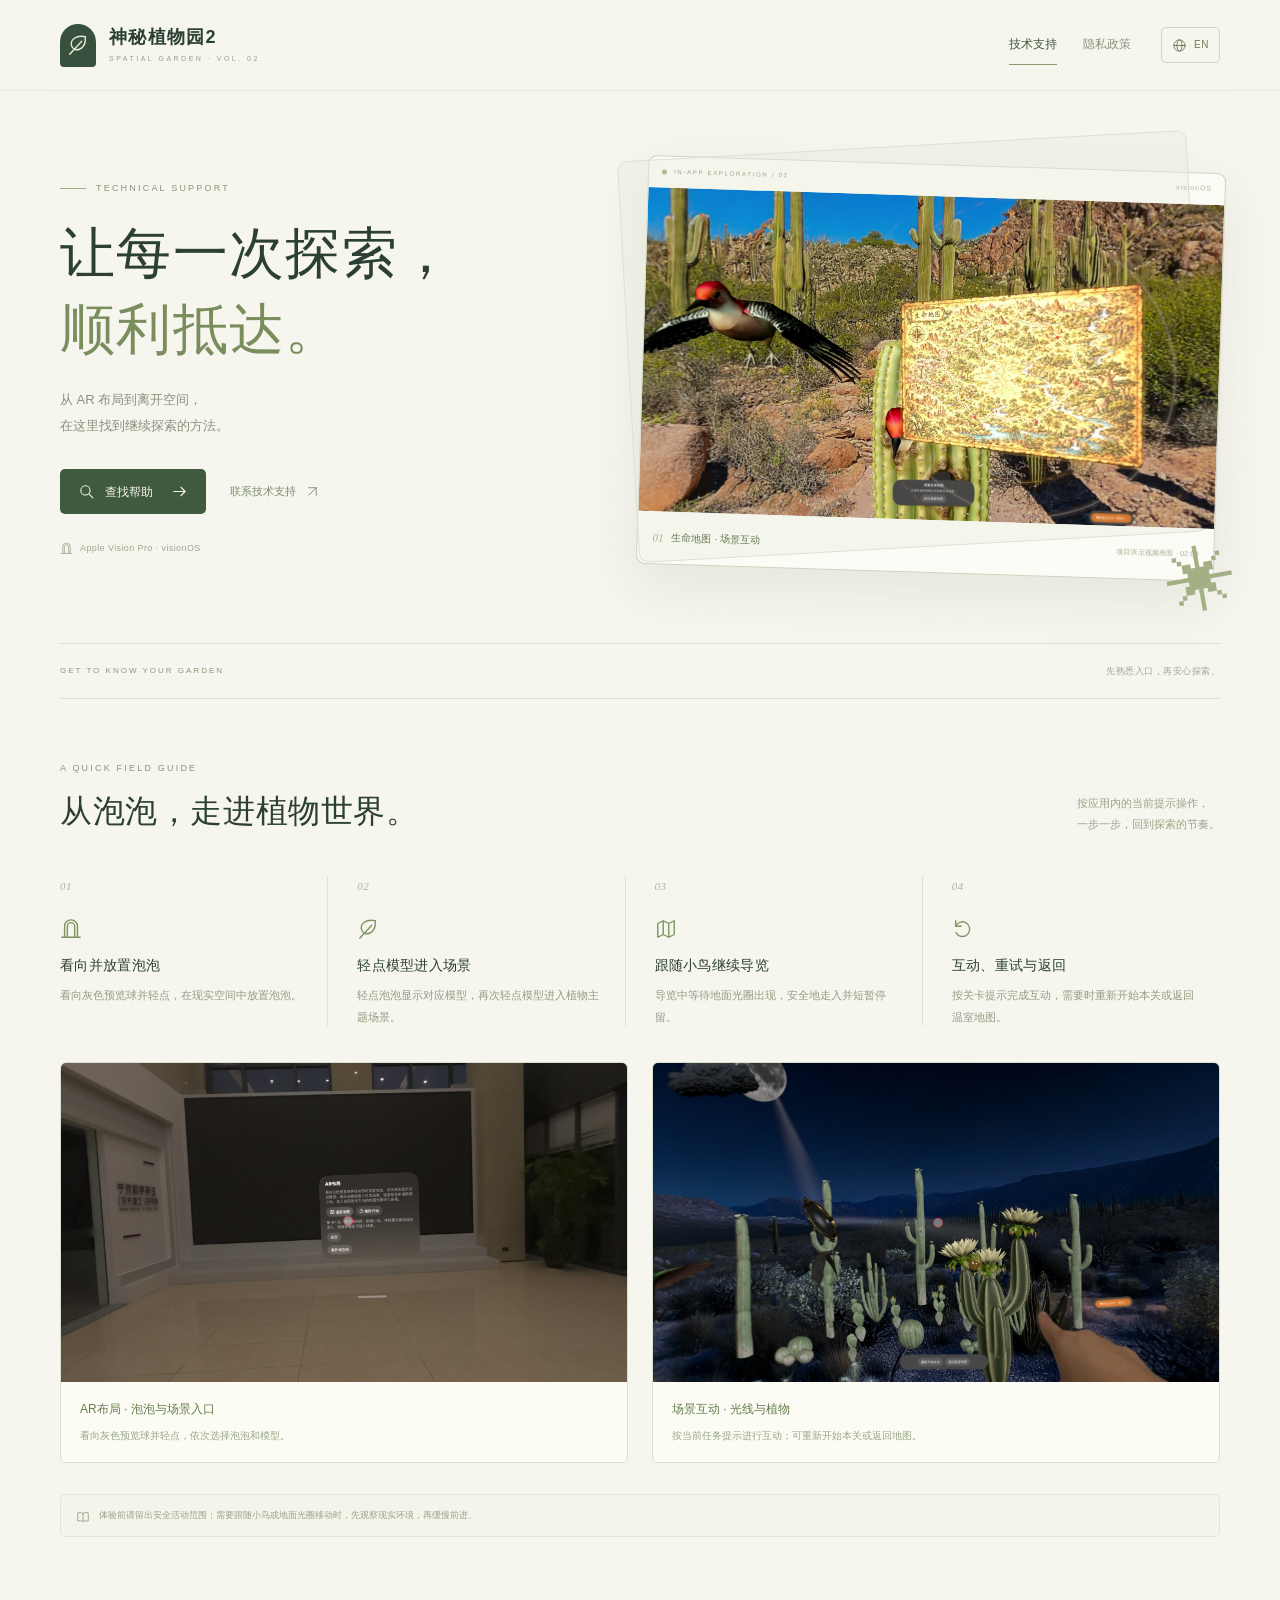
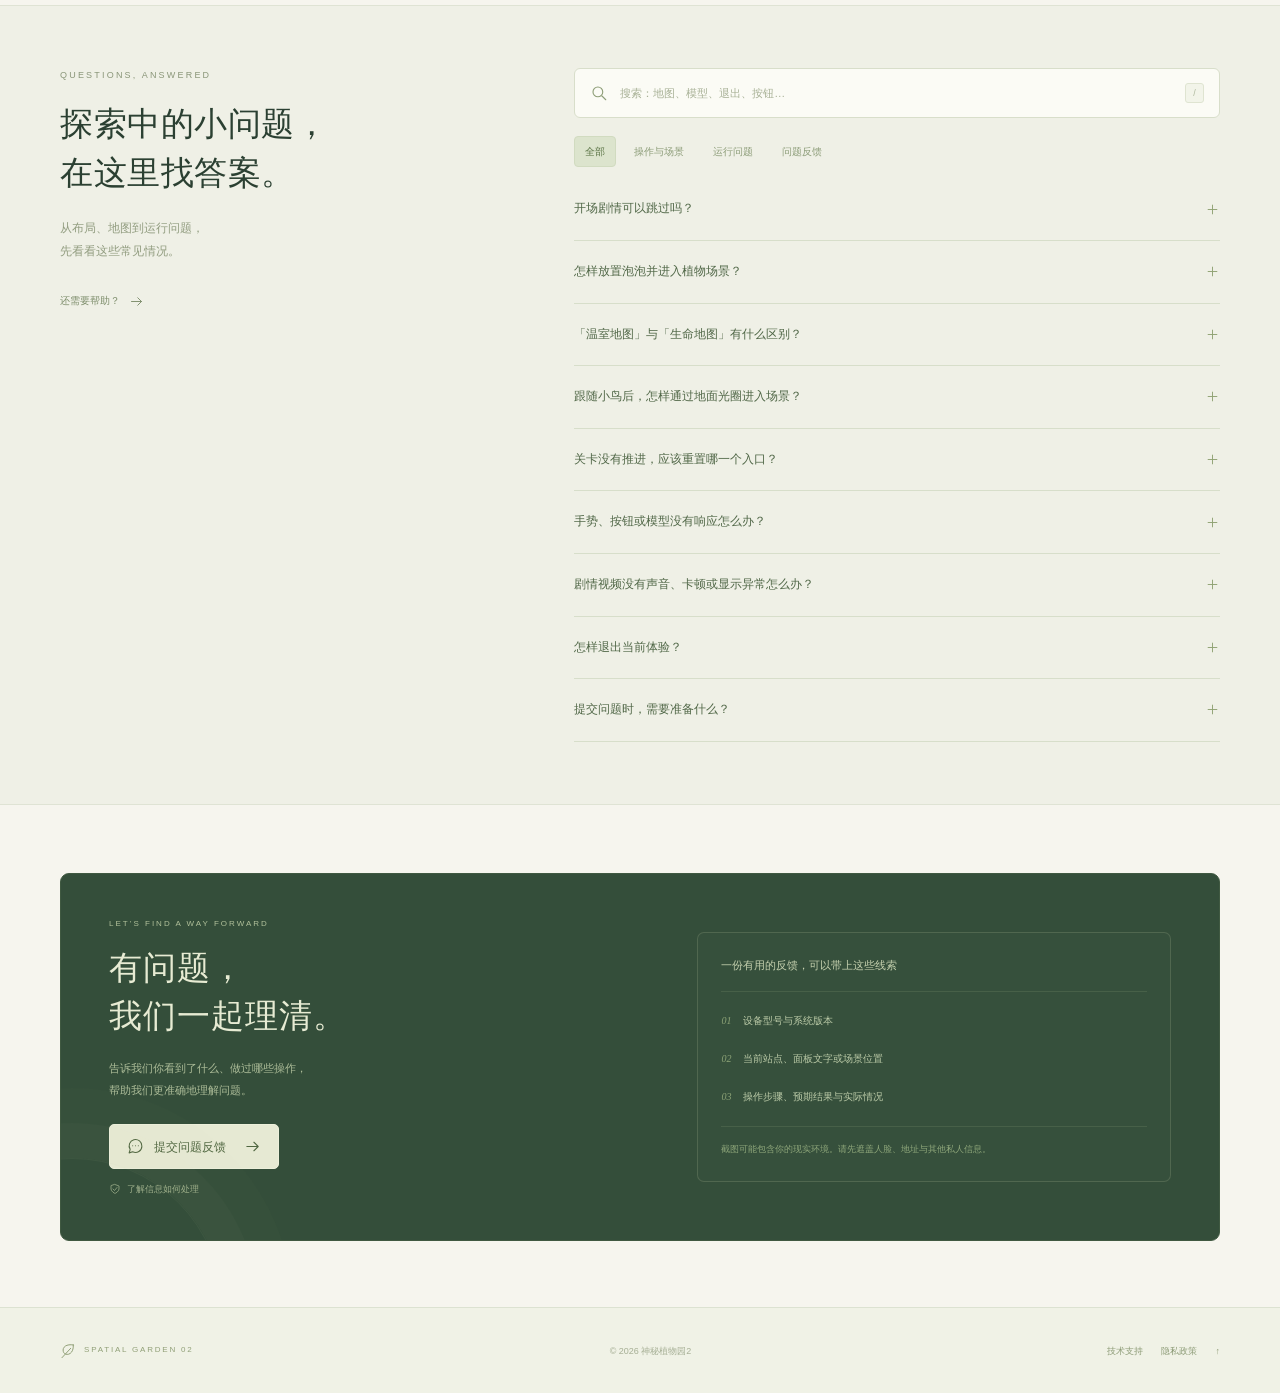
<file: index.html>
<!doctype html><html lang="zh-CN"><head><meta charset="UTF-8"><meta name="viewport" content="width=device-width,initial-scale=1"><meta http-equiv="refresh" content="0;url=support.html"><title>神秘植物园2</title></head><body><a href="support.html">神秘植物园2 · 技术支持</a></body></html>
</file>
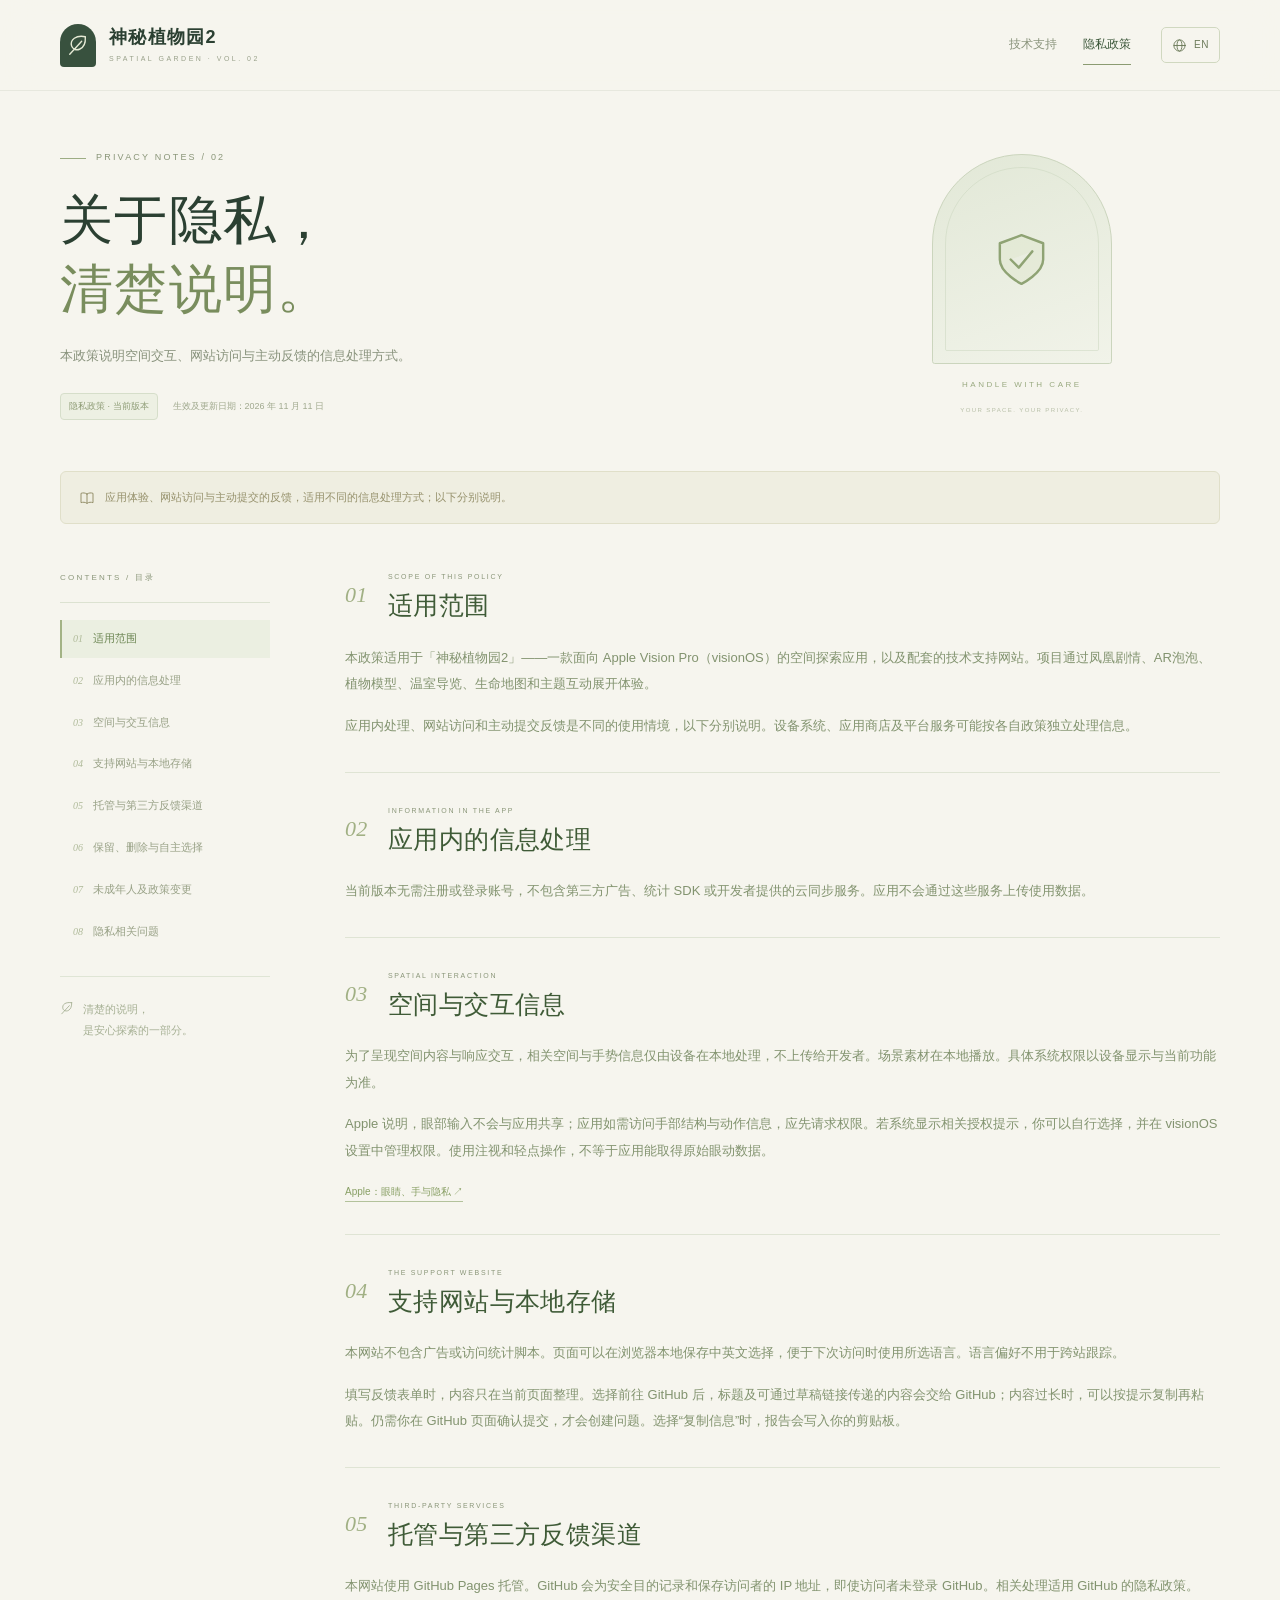
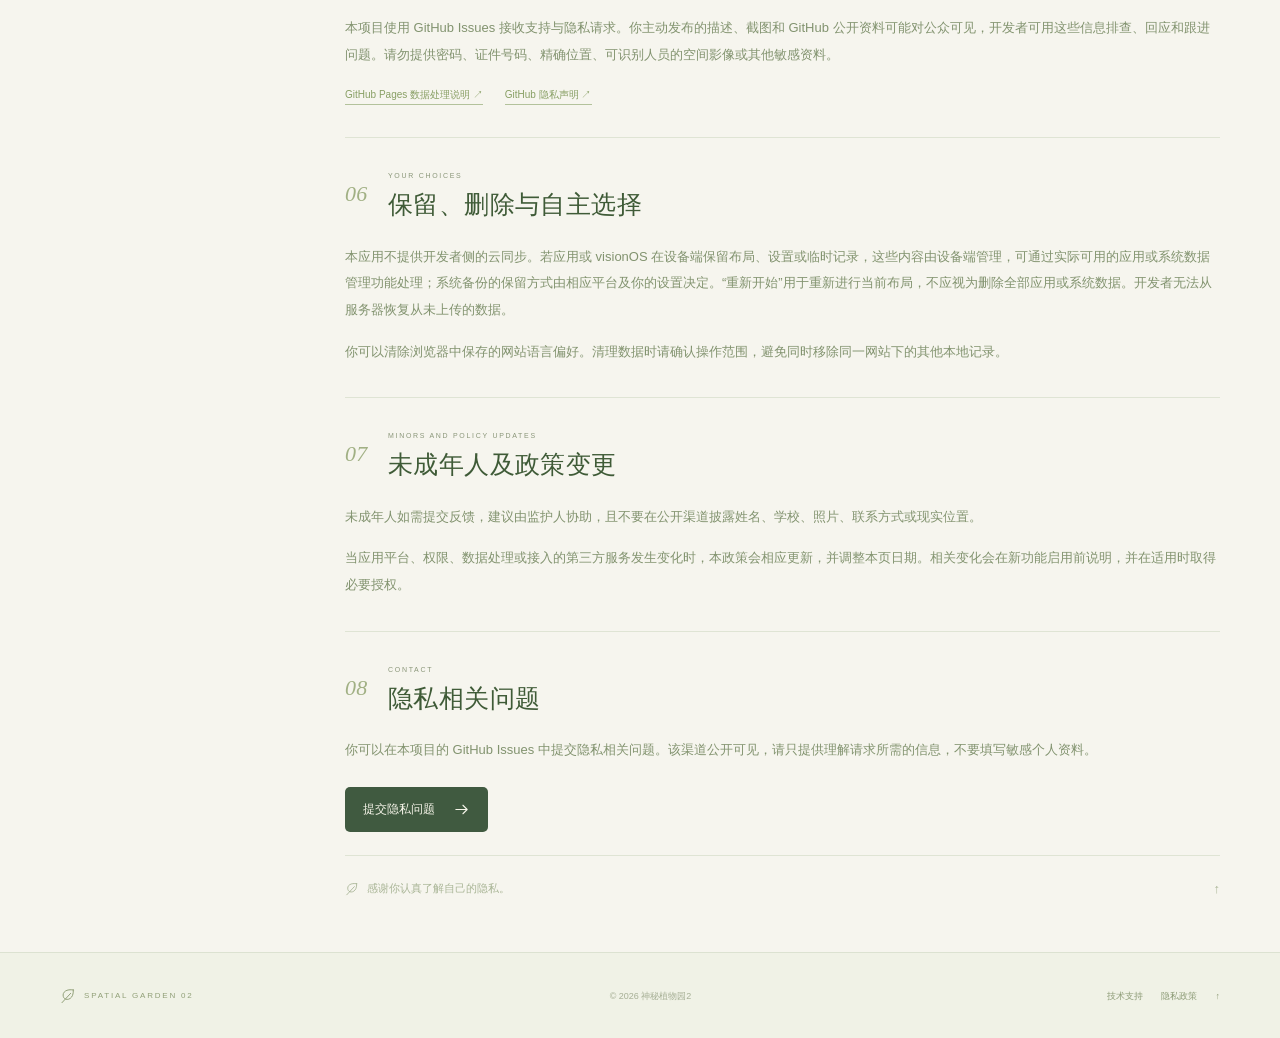
<file: privacy.html>
<!doctype html>
<html lang="zh-CN"><head><meta charset="UTF-8"><meta name="viewport" content="width=device-width,initial-scale=1"><meta name="theme-color" content="#f5f4ec"><link rel="canonical" href="https://lionsky123.github.io/Mysterious-Botanical-Garden-2-support/privacy.html"><meta name="description" content="神秘植物园2隐私政策：本地空间交互、网站访问与问题反馈的信息处理方式。"><title>神秘植物园2 · 隐私政策</title><link rel="icon" href="assets/favicon.svg" type="image/svg+xml"><link rel="stylesheet" href="site.css"><script src="site.js" defer></script></head><body data-page="privacy"><svg class="symbols" xmlns="http://www.w3.org/2000/svg" aria-hidden="true">
<symbol id="leaf" viewBox="0 0 24 24"><path d="M20 3C10 1 3 6 5 13s16 6 15-10ZM3 22 16 8"/></symbol>
<symbol id="arrow" viewBox="0 0 24 24"><path d="M4 12h16m-6-6 6 6-6 6"/></symbol>
<symbol id="external" viewBox="0 0 24 24"><path d="M6 18 18 6M6 6h12v12"/></symbol>
<symbol id="globe" viewBox="0 0 24 24"><circle cx="12" cy="12" r="9"/><ellipse cx="12" cy="12" rx="4" ry="9"/><path d="M3 12h18"/></symbol>
<symbol id="map" viewBox="0 0 24 24"><path d="m3 6 6-3 6 3 6-3v15l-6 3-6-3-6 3ZM9 3v15m6-12v15"/></symbol>
<symbol id="portal" viewBox="0 0 24 24"><path d="M5 21V9a7 7 0 0 1 14 0v12M2 21h20M8 21V9a4 4 0 0 1 8 0v12"/></symbol>
<symbol id="restart" viewBox="0 0 24 24"><path d="M4 9a8 8 0 1 1 .3 7M4 3v6h6"/></symbol>
<symbol id="search" viewBox="0 0 24 24"><circle cx="10.5" cy="10.5" r="6.5"/><path d="m16 16 5 5"/></symbol>
<symbol id="plus" viewBox="0 0 24 24"><path d="M5 12h14M12 5v14"/></symbol>
<symbol id="shield" viewBox="0 0 24 24"><path d="m12 3 8 3v6c0 5-8 9-8 9s-8-4-8-9V6zM8 12l3 3 5-6"/></symbol>
<symbol id="chat" viewBox="0 0 24 24"><path d="M21 11.5a9 9 0 0 1-13 8L3 21l1.5-5A9 9 0 1 1 21 11.5ZM8 11h.01M12 11h.01M16 11h.01"/></symbol>
<symbol id="copy" viewBox="0 0 24 24"><rect x="8" y="8" width="12" height="13" rx="2"/><path d="M16 8V5a2 2 0 0 0-2-2H5a2 2 0 0 0-2 2v9a2 2 0 0 0 2 2h3"/></symbol>
<symbol id="chevron" viewBox="0 0 24 24"><path d="m6 9 6 6 6-6"/></symbol>
<symbol id="book" viewBox="0 0 24 24"><path d="M12 6c-3-2-6-2-9-1v14c3-1 6-1 9 1 3-2 6-2 9-1V5c-3-1-6-1-9 1Zm0 0v14"/></symbol>
</svg><a class="skip-link" href="#main"><span data-zh="跳到正文" data-en="Skip to content">跳到正文</span></a><header class="site-header"><div class="shell navigation"><a href="support.html" class="brand"><span class="brand-mark"><svg class="icon" aria-hidden="true"><use href="#leaf"/></svg></span><span><strong data-zh="神秘植物园2" data-en="Mysterious Botanical Garden 2">神秘植物园2</strong><small>SPATIAL GARDEN · VOL. 02</small></span></a><nav class="page-nav" aria-label="页面导航"><a href="support.html" ><span data-zh="技术支持" data-en="Support">技术支持</span></a><a href="privacy.html" aria-current="page"><span data-zh="隐私政策" data-en="Privacy">隐私政策</span></a></nav><button class="language-button" id="languageButton" type="button" aria-label="Switch to English"><svg class="icon" aria-hidden="true"><use href="#globe"/></svg><span id="languageLabel">EN</span></button></div></header><main id="main"><section class="shell privacy-hero" id="top"><div><div class="eyebrow"><span class="tiny-rule"></span>PRIVACY NOTES / 02</div><h1><span data-zh="关于隐私，" data-en="A little clarity,">关于隐私，</span><br><em><span data-zh="清楚说明。" data-en="for your privacy.">清楚说明。</span></em></h1><p class="hero-intro" data-zh="本政策说明空间交互、网站访问与主动反馈的信息处理方式。" data-en="This policy explains how information is handled during spatial interaction, website visits, and voluntary feedback.">本政策说明空间交互、网站访问与主动反馈的信息处理方式。</p><div class="privacy-meta"><span class="policy-status" data-zh="隐私政策 · 当前版本" data-en="Current privacy policy">隐私政策 · 当前版本</span><span data-zh="生效及更新日期：2026 年 11 月 11 日" data-en="Effective and updated November 11, 2026">生效及更新日期：2026 年 11 月 11 日</span></div></div><div class="privacy-emblem" aria-hidden="true"><div class="emblem-arch"><svg class="icon" aria-hidden="true"><use href="#shield"/></svg></div><span>HANDLE WITH CARE</span><small>YOUR SPACE. YOUR PRIVACY.</small></div></section><div class="shell"><div class="policy-review-note"><svg class="icon" aria-hidden="true"><use href="#book"/></svg><p data-zh="应用体验、网站访问与主动提交的反馈，适用不同的信息处理方式；以下分别说明。" data-en="The app experience, website visits, and feedback you choose to submit involve different information practices, described separately below.">应用体验、网站访问与主动提交的反馈，适用不同的信息处理方式；以下分别说明。</p></div></div><div class="shell policy-layout"><aside class="policy-sidebar"><div class="eyebrow">CONTENTS / 目录</div><nav class="policy-toc"><a href="#scope"><span>01</span><span data-zh="适用范围" data-en="Scope">适用范围</span></a><a href="#app-data"><span>02</span><span data-zh="应用内的信息处理" data-en="Information handled by the app">应用内的信息处理</span></a><a href="#spatial-data"><span>03</span><span data-zh="空间与交互信息" data-en="Spatial &amp; interaction information">空间与交互信息</span></a><a href="#website"><span>04</span><span data-zh="支持网站与本地存储" data-en="Website &amp; local storage">支持网站与本地存储</span></a><a href="#third-parties"><span>05</span><span data-zh="托管与第三方反馈渠道" data-en="Hosting &amp; third-party feedback">托管与第三方反馈渠道</span></a><a href="#choices"><span>06</span><span data-zh="保留、删除与自主选择" data-en="Retention, deletion &amp; choices">保留、删除与自主选择</span></a><a href="#children"><span>07</span><span data-zh="未成年人及政策变更" data-en="Minors &amp; policy changes">未成年人及政策变更</span></a><a href="#contact"><span>08</span><span data-zh="隐私相关问题" data-en="Privacy questions">隐私相关问题</span></a></nav><div class="sidebar-foot"><svg class="icon" aria-hidden="true"><use href="#leaf"/></svg><p data-zh="清楚的说明，
是安心探索的一部分。" data-en="Clear information,
a calmer exploration.">清楚的说明，
是安心探索的一部分。</p></div></aside><div class="policy-main"><details class="mobile-toc"><summary><span data-zh="阅读目录 · 8 个章节" data-en="Contents · 8 sections">阅读目录 · 8 个章节</span><svg class="icon" aria-hidden="true"><use href="#chevron"/></svg></summary><nav class="policy-toc"><a href="#scope"><span>01</span><span data-zh="适用范围" data-en="Scope">适用范围</span></a><a href="#app-data"><span>02</span><span data-zh="应用内的信息处理" data-en="Information handled by the app">应用内的信息处理</span></a><a href="#spatial-data"><span>03</span><span data-zh="空间与交互信息" data-en="Spatial &amp; interaction information">空间与交互信息</span></a><a href="#website"><span>04</span><span data-zh="支持网站与本地存储" data-en="Website &amp; local storage">支持网站与本地存储</span></a><a href="#third-parties"><span>05</span><span data-zh="托管与第三方反馈渠道" data-en="Hosting &amp; third-party feedback">托管与第三方反馈渠道</span></a><a href="#choices"><span>06</span><span data-zh="保留、删除与自主选择" data-en="Retention, deletion &amp; choices">保留、删除与自主选择</span></a><a href="#children"><span>07</span><span data-zh="未成年人及政策变更" data-en="Minors &amp; policy changes">未成年人及政策变更</span></a><a href="#contact"><span>08</span><span data-zh="隐私相关问题" data-en="Privacy questions">隐私相关问题</span></a></nav></details><article><section class="policy-section" id="scope"><div class="policy-section-heading"><span class="section-number">01</span><div><div class="eyebrow">SCOPE OF THIS POLICY</div><h2 data-zh="适用范围" data-en="Scope">适用范围</h2></div></div><p data-zh="本政策适用于「神秘植物园2」——一款面向 Apple Vision Pro（visionOS）的空间探索应用，以及配套的技术支持网站。项目通过凤凰剧情、AR泡泡、植物模型、温室导览、生命地图和主题互动展开体验。" data-en="This policy concerns Mysterious Botanical Garden 2, a spatial exploration app for Apple Vision Pro (visionOS), and its support website. The experience includes a phoenix story, AR bubbles, plant models, a greenhouse tour, the Life Map, and themed interactions.">本政策适用于「神秘植物园2」——一款面向 Apple Vision Pro（visionOS）的空间探索应用，以及配套的技术支持网站。项目通过凤凰剧情、AR泡泡、植物模型、温室导览、生命地图和主题互动展开体验。</p><p data-zh="应用内处理、网站访问和主动提交反馈是不同的使用情境，以下分别说明。设备系统、应用商店及平台服务可能按各自政策独立处理信息。" data-en="In-app processing, website visits, and voluntary feedback are different situations and are described separately. Device systems, app stores, and platform services may independently process information under their own policies.">应用内处理、网站访问和主动提交反馈是不同的使用情境，以下分别说明。设备系统、应用商店及平台服务可能按各自政策独立处理信息。</p></section><section class="policy-section" id="app-data"><div class="policy-section-heading"><span class="section-number">02</span><div><div class="eyebrow">INFORMATION IN THE APP</div><h2 data-zh="应用内的信息处理" data-en="Information handled by the app">应用内的信息处理</h2></div></div><p data-zh="当前版本无需注册或登录账号，不包含第三方广告、统计 SDK 或开发者提供的云同步服务。应用不会通过这些服务上传使用数据。" data-en="The current version requires no account and includes no third-party advertising or analytics SDKs, or developer-operated cloud synchronization. No usage data is uploaded through those services.">当前版本无需注册或登录账号，不包含第三方广告、统计 SDK 或开发者提供的云同步服务。应用不会通过这些服务上传使用数据。</p></section><section class="policy-section" id="spatial-data"><div class="policy-section-heading"><span class="section-number">03</span><div><div class="eyebrow">SPATIAL INTERACTION</div><h2 data-zh="空间与交互信息" data-en="Spatial &amp; interaction information">空间与交互信息</h2></div></div><p data-zh="为了呈现空间内容与响应交互，相关空间与手势信息仅由设备在本地处理，不上传给开发者。场景素材在本地播放。具体系统权限以设备显示与当前功能为准。" data-en="Spatial and gesture information needed to present content and respond to interactions is processed locally on the device and is not uploaded to the developer. Scene media plays locally. System permissions remain subject to the actual platform and released features.">为了呈现空间内容与响应交互，相关空间与手势信息仅由设备在本地处理，不上传给开发者。场景素材在本地播放。具体系统权限以设备显示与当前功能为准。</p><p data-zh="Apple 说明，眼部输入不会与应用共享；应用如需访问手部结构与动作信息，应先请求权限。若系统显示相关授权提示，你可以自行选择，并在 visionOS 设置中管理权限。使用注视和轻点操作，不等于应用能取得原始眼动数据。" data-en="Apple states that eye input is not shared with apps, and apps must request permission for access to hand structure and movements. You can choose whether to grant a system request and manage permissions in visionOS settings. Using gaze and tap interactions does not mean an app receives raw eye-tracking data.">Apple 说明，眼部输入不会与应用共享；应用如需访问手部结构与动作信息，应先请求权限。若系统显示相关授权提示，你可以自行选择，并在 visionOS 设置中管理权限。使用注视和轻点操作，不等于应用能取得原始眼动数据。</p><div class="policy-source-links"><a href="https://www.apple.com/legal/privacy/data/en/eyes-hands/" target="_blank" rel="noopener noreferrer"><span data-zh="Apple：眼睛、手与隐私 ↗" data-en="Apple: Eyes, Hands &amp; Privacy ↗">Apple：眼睛、手与隐私 ↗</span></a></div></section><section class="policy-section" id="website"><div class="policy-section-heading"><span class="section-number">04</span><div><div class="eyebrow">THE SUPPORT WEBSITE</div><h2 data-zh="支持网站与本地存储" data-en="Website &amp; local storage">支持网站与本地存储</h2></div></div><p data-zh="本网站不包含广告或访问统计脚本。页面可以在浏览器本地保存中英文选择，便于下次访问时使用所选语言。语言偏好不用于跨站跟踪。" data-en="This website includes no advertising or visitor analytics scripts. It may save your language choice in browser local storage for your next visit. This preference is not used for cross-site tracking.">本网站不包含广告或访问统计脚本。页面可以在浏览器本地保存中英文选择，便于下次访问时使用所选语言。语言偏好不用于跨站跟踪。</p><p data-zh="填写反馈表单时，内容只在当前页面整理。选择前往 GitHub 后，标题及可通过草稿链接传递的内容会交给 GitHub；内容过长时，可以按提示复制再粘贴。仍需你在 GitHub 页面确认提交，才会创建问题。选择“复制信息”时，报告会写入你的剪贴板。" data-en="While you fill out the form, the page prepares your report locally. Continuing to GitHub passes the title and content that fits in the draft link to GitHub; longer reports can be copied and pasted as instructed. An issue is created only when you confirm submission on GitHub. Choosing Copy Report writes the report to your clipboard.">填写反馈表单时，内容只在当前页面整理。选择前往 GitHub 后，标题及可通过草稿链接传递的内容会交给 GitHub；内容过长时，可以按提示复制再粘贴。仍需你在 GitHub 页面确认提交，才会创建问题。选择“复制信息”时，报告会写入你的剪贴板。</p></section><section class="policy-section" id="third-parties"><div class="policy-section-heading"><span class="section-number">05</span><div><div class="eyebrow">THIRD-PARTY SERVICES</div><h2 data-zh="托管与第三方反馈渠道" data-en="Hosting &amp; third-party feedback">托管与第三方反馈渠道</h2></div></div><p data-zh="本网站使用 GitHub Pages 托管。GitHub 会为安全目的记录和保存访问者的 IP 地址，即使访问者未登录 GitHub。相关处理适用 GitHub 的隐私政策。" data-en="This website uses GitHub Pages hosting. GitHub logs and stores visitor IP addresses for security purposes, including when visitors are not signed in. This processing is governed by GitHub’s privacy policies.">本网站使用 GitHub Pages 托管。GitHub 会为安全目的记录和保存访问者的 IP 地址，即使访问者未登录 GitHub。相关处理适用 GitHub 的隐私政策。</p><p data-zh="本项目使用 GitHub Issues 接收支持与隐私请求。你主动发布的描述、截图和 GitHub 公开资料可能对公众可见，开发者可用这些信息排查、回应和跟进问题。请勿提供密码、证件号码、精确位置、可识别人员的空间影像或其他敏感资料。" data-en="This project uses GitHub Issues for support and privacy requests. Descriptions, screenshots, and public GitHub profile details you choose to post may be publicly visible and used by the developer to investigate, respond, and follow up. Do not include passwords, identification numbers, precise locations, identifiable spatial imagery, or other sensitive details.">本项目使用 GitHub Issues 接收支持与隐私请求。你主动发布的描述、截图和 GitHub 公开资料可能对公众可见，开发者可用这些信息排查、回应和跟进问题。请勿提供密码、证件号码、精确位置、可识别人员的空间影像或其他敏感资料。</p><div class="policy-source-links"><a href="https://docs.github.com/en/pages/getting-started-with-github-pages/what-is-github-pages#data-collection" target="_blank" rel="noopener noreferrer"><span data-zh="GitHub Pages 数据处理说明 ↗" data-en="GitHub Pages data notice ↗">GitHub Pages 数据处理说明 ↗</span></a><a href="https://docs.github.com/en/site-policy/privacy-policies/github-general-privacy-statement" target="_blank" rel="noopener noreferrer"><span data-zh="GitHub 隐私声明 ↗" data-en="GitHub Privacy Statement ↗">GitHub 隐私声明 ↗</span></a></div></section><section class="policy-section" id="choices"><div class="policy-section-heading"><span class="section-number">06</span><div><div class="eyebrow">YOUR CHOICES</div><h2 data-zh="保留、删除与自主选择" data-en="Retention, deletion &amp; choices">保留、删除与自主选择</h2></div></div><p data-zh="本应用不提供开发者侧的云同步。若应用或 visionOS 在设备端保留布局、设置或临时记录，这些内容由设备端管理，可通过实际可用的应用或系统数据管理功能处理；系统备份的保留方式由相应平台及你的设置决定。“重新开始”用于重新进行当前布局，不应视为删除全部应用或系统数据。开发者无法从服务器恢复从未上传的数据。" data-en="The app has no developer-operated cloud synchronization. If the app or visionOS retains layout, settings, or temporary records on the device, those records are managed on-device using the app or system controls actually available. Backup retention is governed by the relevant platform and your settings. Start Again restarts the current layout process; it should not be treated as deletion of all app or system data. The developer cannot recover data from a server if it was never uploaded.">本应用不提供开发者侧的云同步。若应用或 visionOS 在设备端保留布局、设置或临时记录，这些内容由设备端管理，可通过实际可用的应用或系统数据管理功能处理；系统备份的保留方式由相应平台及你的设置决定。“重新开始”用于重新进行当前布局，不应视为删除全部应用或系统数据。开发者无法从服务器恢复从未上传的数据。</p><p data-zh="你可以清除浏览器中保存的网站语言偏好。清理数据时请确认操作范围，避免同时移除同一网站下的其他本地记录。" data-en="You can remove the stored website language preference in your browser. Check the scope before clearing data so you do not also remove other local records under the same site.">你可以清除浏览器中保存的网站语言偏好。清理数据时请确认操作范围，避免同时移除同一网站下的其他本地记录。</p></section><section class="policy-section" id="children"><div class="policy-section-heading"><span class="section-number">07</span><div><div class="eyebrow">MINORS AND POLICY UPDATES</div><h2 data-zh="未成年人及政策变更" data-en="Minors &amp; policy changes">未成年人及政策变更</h2></div></div><p data-zh="未成年人如需提交反馈，建议由监护人协助，且不要在公开渠道披露姓名、学校、照片、联系方式或现实位置。" data-en="A parent or guardian should help a minor with feedback. Do not disclose a child’s name, school, photos, contact details, or real-world location in public channels.">未成年人如需提交反馈，建议由监护人协助，且不要在公开渠道披露姓名、学校、照片、联系方式或现实位置。</p><p data-zh="当应用平台、权限、数据处理或接入的第三方服务发生变化时，本政策会相应更新，并调整本页日期。相关变化会在新功能启用前说明，并在适用时取得必要授权。" data-en="This policy and the date on this page will be updated when the platform, permissions, data practices, or third-party services change. Changes will be explained before new features are enabled, with necessary authorization obtained where applicable.">当应用平台、权限、数据处理或接入的第三方服务发生变化时，本政策会相应更新，并调整本页日期。相关变化会在新功能启用前说明，并在适用时取得必要授权。</p></section><section class="policy-section" id="contact"><div class="policy-section-heading"><span class="section-number">08</span><div><div class="eyebrow">CONTACT</div><h2 data-zh="隐私相关问题" data-en="Privacy questions">隐私相关问题</h2></div></div><p data-zh="你可以在本项目的 GitHub Issues 中提交隐私相关问题。该渠道公开可见，请只提供理解请求所需的信息，不要填写敏感个人资料。" data-en="You can submit privacy questions through this project’s GitHub Issues. This is a public channel; include only what is needed to understand your request and leave out sensitive personal details.">你可以在本项目的 GitHub Issues 中提交隐私相关问题。该渠道公开可见，请只提供理解请求所需的信息，不要填写敏感个人资料。</p><a class="button primary" href="https://github.com/lionsky123/Mysterious-Botanical-Garden-2-support/issues/new?title=%5BPrivacy%5D%20Mysterious%20Botanical%20Garden%202" target="_blank" rel="noopener noreferrer"><span data-zh="提交隐私问题" data-en="Ask a privacy question">提交隐私问题</span><svg class="icon" aria-hidden="true"><use href="#arrow"/></svg></a></section></article><div class="policy-ending"><svg class="icon" aria-hidden="true"><use href="#leaf"/></svg><span data-zh="感谢你认真了解自己的隐私。" data-en="Thank you for taking a moment for your privacy.">感谢你认真了解自己的隐私。</span><a href="#top">↑</a></div></div></div></main><footer class="site-footer"><div class="shell footer-inner"><a href="support.html" class="footer-brand"><svg class="icon" aria-hidden="true"><use href="#leaf"/></svg><span>SPATIAL GARDEN 02</span></a><span class="copyright" data-zh="© 2026 神秘植物园2" data-en="© 2026 Mysterious Botanical Garden 2">© 2026 神秘植物园2</span><nav aria-label="页脚导航"><a href="support.html"><span data-zh="技术支持" data-en="Support">技术支持</span></a><a href="privacy.html"><span data-zh="隐私政策" data-en="Privacy policy">隐私政策</span></a><a href="#top">↑ <span class="sr-only"><span data-zh="回到顶部" data-en="Back to top">回到顶部</span></span></a></nav></div></footer></body></html>
</file>
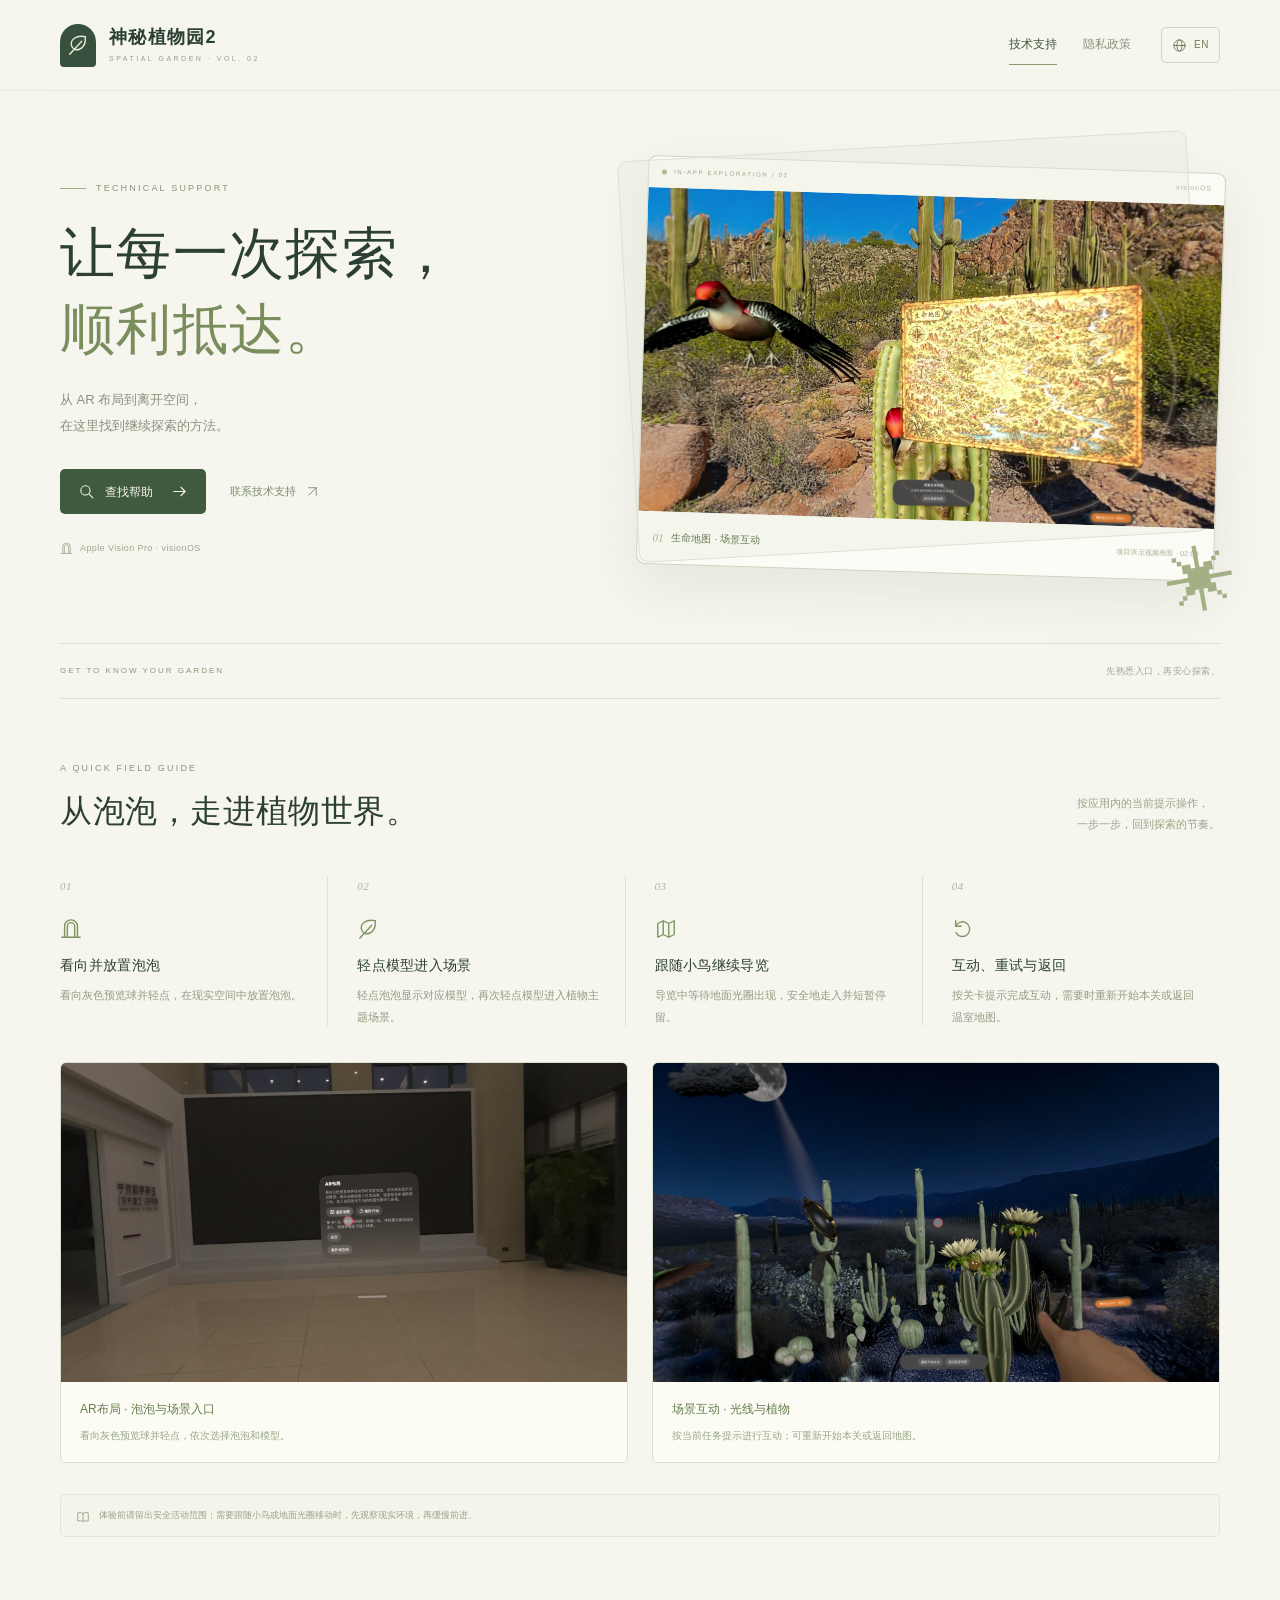
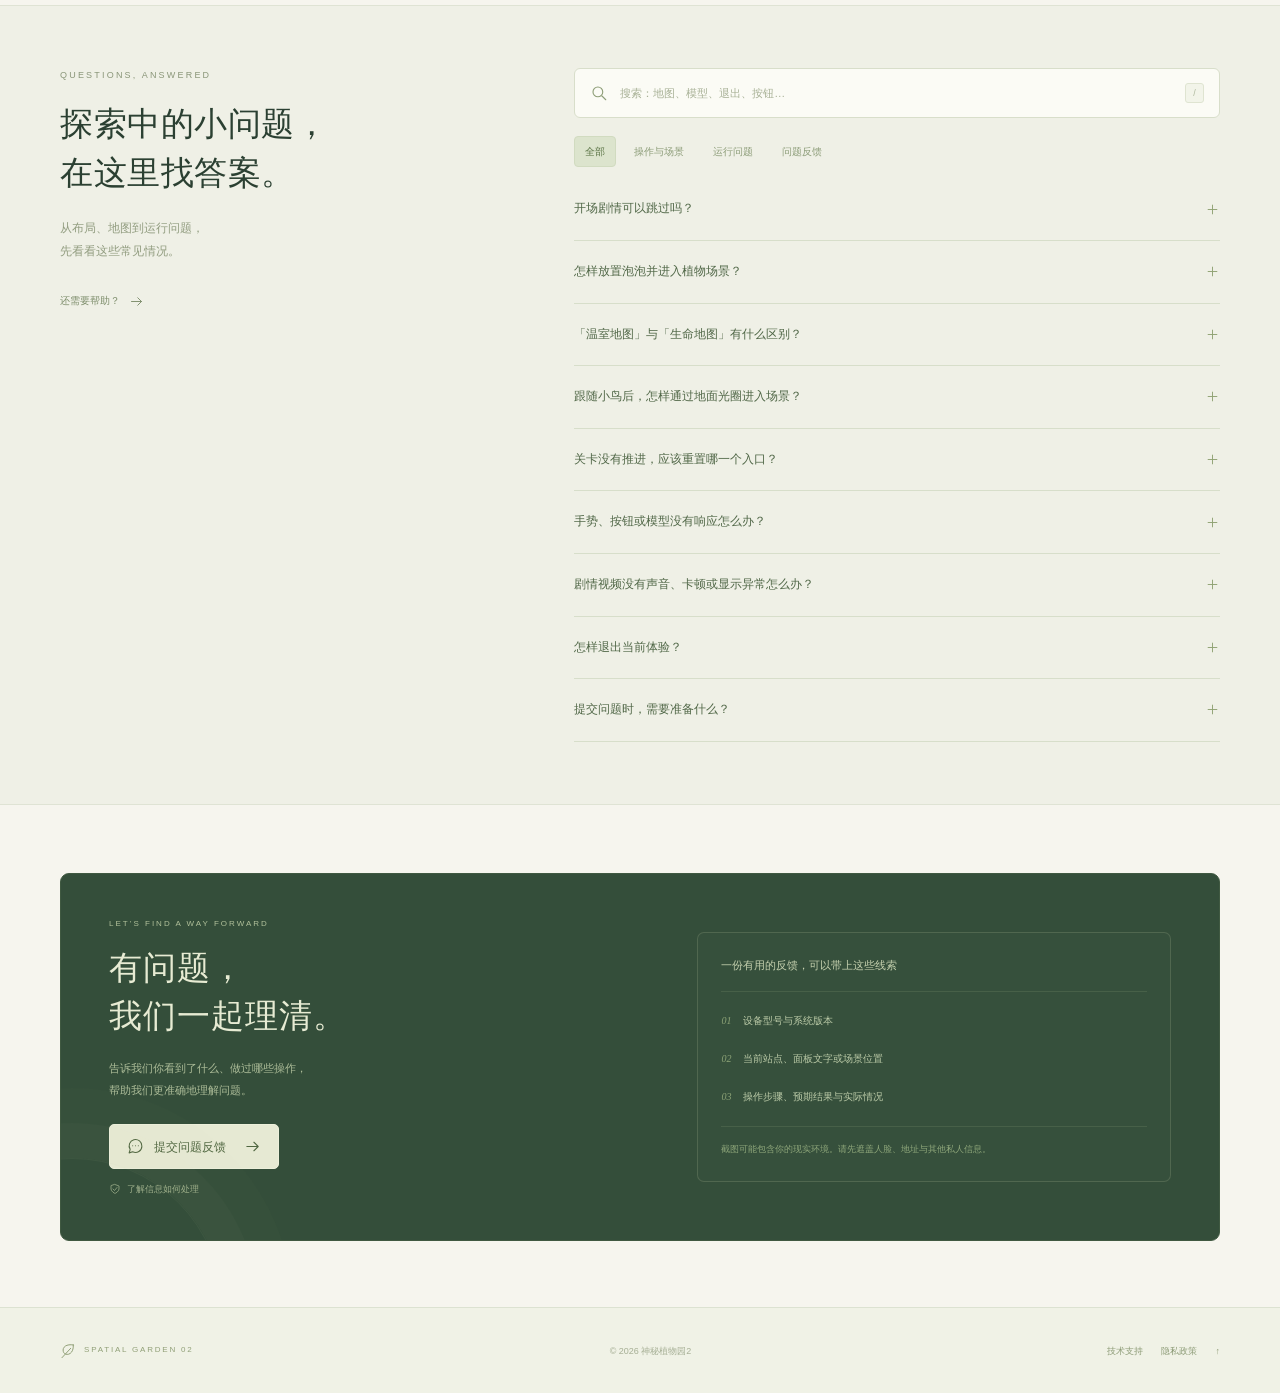
<file: support.html>
<!doctype html>
<html lang="zh-CN"><head><meta charset="UTF-8"><meta name="viewport" content="width=device-width,initial-scale=1"><meta name="theme-color" content="#f5f4ec"><link rel="canonical" href="https://lionsky123.github.io/Mysterious-Botanical-Garden-2-support/support.html"><meta name="description" content="神秘植物园2技术支持：AR布局、植物场景、温室导览、关卡与视频常见问题。"><title>神秘植物园2 · 技术支持</title><link rel="icon" href="assets/favicon.svg" type="image/svg+xml"><link rel="stylesheet" href="site.css"><script src="site.js" defer></script></head><body data-page="support"><svg class="symbols" xmlns="http://www.w3.org/2000/svg" aria-hidden="true">
<symbol id="leaf" viewBox="0 0 24 24"><path d="M20 3C10 1 3 6 5 13s16 6 15-10ZM3 22 16 8"/></symbol>
<symbol id="arrow" viewBox="0 0 24 24"><path d="M4 12h16m-6-6 6 6-6 6"/></symbol>
<symbol id="external" viewBox="0 0 24 24"><path d="M6 18 18 6M6 6h12v12"/></symbol>
<symbol id="globe" viewBox="0 0 24 24"><circle cx="12" cy="12" r="9"/><ellipse cx="12" cy="12" rx="4" ry="9"/><path d="M3 12h18"/></symbol>
<symbol id="map" viewBox="0 0 24 24"><path d="m3 6 6-3 6 3 6-3v15l-6 3-6-3-6 3ZM9 3v15m6-12v15"/></symbol>
<symbol id="portal" viewBox="0 0 24 24"><path d="M5 21V9a7 7 0 0 1 14 0v12M2 21h20M8 21V9a4 4 0 0 1 8 0v12"/></symbol>
<symbol id="restart" viewBox="0 0 24 24"><path d="M4 9a8 8 0 1 1 .3 7M4 3v6h6"/></symbol>
<symbol id="search" viewBox="0 0 24 24"><circle cx="10.5" cy="10.5" r="6.5"/><path d="m16 16 5 5"/></symbol>
<symbol id="plus" viewBox="0 0 24 24"><path d="M5 12h14M12 5v14"/></symbol>
<symbol id="shield" viewBox="0 0 24 24"><path d="m12 3 8 3v6c0 5-8 9-8 9s-8-4-8-9V6zM8 12l3 3 5-6"/></symbol>
<symbol id="chat" viewBox="0 0 24 24"><path d="M21 11.5a9 9 0 0 1-13 8L3 21l1.5-5A9 9 0 1 1 21 11.5ZM8 11h.01M12 11h.01M16 11h.01"/></symbol>
<symbol id="copy" viewBox="0 0 24 24"><rect x="8" y="8" width="12" height="13" rx="2"/><path d="M16 8V5a2 2 0 0 0-2-2H5a2 2 0 0 0-2 2v9a2 2 0 0 0 2 2h3"/></symbol>
<symbol id="chevron" viewBox="0 0 24 24"><path d="m6 9 6 6 6-6"/></symbol>
<symbol id="book" viewBox="0 0 24 24"><path d="M12 6c-3-2-6-2-9-1v14c3-1 6-1 9 1 3-2 6-2 9-1V5c-3-1-6-1-9 1Zm0 0v14"/></symbol>
</svg><a class="skip-link" href="#main"><span data-zh="跳到正文" data-en="Skip to content">跳到正文</span></a><header class="site-header"><div class="shell navigation"><a href="support.html" class="brand"><span class="brand-mark"><svg class="icon" aria-hidden="true"><use href="#leaf"/></svg></span><span><strong data-zh="神秘植物园2" data-en="Mysterious Botanical Garden 2">神秘植物园2</strong><small>SPATIAL GARDEN · VOL. 02</small></span></a><nav class="page-nav" aria-label="页面导航"><a href="support.html" aria-current="page"><span data-zh="技术支持" data-en="Support">技术支持</span></a><a href="privacy.html" ><span data-zh="隐私政策" data-en="Privacy">隐私政策</span></a></nav><button class="language-button" id="languageButton" type="button" aria-label="Switch to English"><svg class="icon" aria-hidden="true"><use href="#globe"/></svg><span id="languageLabel">EN</span></button></div></header><main id="main">
<section class="support-hero shell" id="top" aria-labelledby="supportTitle"><div class="hero-copy"><div class="eyebrow"><span class="tiny-rule"></span>TECHNICAL SUPPORT</div><h1 id="supportTitle"><span data-zh="让每一次探索，" data-en="Every exploration,">让每一次探索，</span><br><em><span data-zh="顺利抵达。" data-en="a little smoother.">顺利抵达。</span></em></h1><p class="hero-intro" data-zh="从 AR 布局到离开空间，
在这里找到继续探索的方法。" data-en="From AR layout to leaving a space,
find a little guidance for your next step.">从 AR 布局到离开空间，
在这里找到继续探索的方法。</p><div class="hero-actions"><a class="button primary" href="#faq"><svg class="icon" aria-hidden="true"><use href="#search"/></svg><span data-zh="查找帮助" data-en="Find an answer">查找帮助</span><svg class="icon" aria-hidden="true"><use href="#arrow"/></svg></a><a class="plain-link" href="#contact"><span data-zh="联系技术支持" data-en="Contact support">联系技术支持</span><svg class="icon" aria-hidden="true"><use href="#external"/></svg></a></div><div class="hero-tag"><svg class="icon" aria-hidden="true"><use href="#portal"/></svg><span data-zh="Apple Vision Pro · visionOS" data-en="Apple Vision Pro · visionOS">Apple Vision Pro · visionOS</span></div></div><figure class="experience-frame"><div class="frame-top"><span class="frame-dot"></span><span>IN-APP EXPLORATION / 02</span><span>visionOS</span></div><div class="screenshot-wrap"><img src="assets/life-map.jpg" alt="神秘植物园2演示中的生命地图、仙人掌与飞鸟" data-alt-zh="神秘植物园2演示中的生命地图、仙人掌与飞鸟" data-alt-en="The Life Map, cacti, and birds in the Mysterious Botanical Garden 2 demonstration" width="1920" height="1080"></div><figcaption><div><span class="caption-index">01</span><strong data-zh="生命地图 · 场景互动" data-en="Life Map · Scene interaction">生命地图 · 场景互动</strong></div><small data-zh="项目演示视频画面 · 02:00" data-en="Project demonstration · 02:00">项目演示视频画面 · 02:00</small></figcaption><span class="frame-decoration" aria-hidden="true">✳</span></figure></section>
<div class="shell intro-rule"><span>GET TO KNOW YOUR GARDEN</span><span data-zh="先熟悉入口，再安心探索。" data-en="Find your bearings, then enjoy exploring.">先熟悉入口，再安心探索。</span></div>
<section class="shell guide-section" id="guide" aria-labelledby="guideTitle"><div class="section-heading"><div><div class="eyebrow">A QUICK FIELD GUIDE</div><h2 id="guideTitle"><span data-zh="从泡泡，走进植物世界。" data-en="From a bubble to a whole world.">从泡泡，走进植物世界。</span></h2></div><p data-zh="按应用内的当前提示操作，
一步一步，回到探索的节奏。" data-en="Follow the current in-app guidance,
one step at a time.">按应用内的当前提示操作，
一步一步，回到探索的节奏。</p></div><div class="guide-grid"><div class="guide-item"><span class="guide-index">01</span><svg class="icon" aria-hidden="true"><use href="#portal"/></svg><h3 data-zh="看向并放置泡泡" data-en="Place a bubble">看向并放置泡泡</h3><p data-zh="看向灰色预览球并轻点，在现实空间中放置泡泡。" data-en="Look at the gray preview sphere and tap to place a bubble in your space.">看向灰色预览球并轻点，在现实空间中放置泡泡。</p></div><div class="guide-item"><span class="guide-index">02</span><svg class="icon" aria-hidden="true"><use href="#leaf"/></svg><h3 data-zh="轻点模型进入场景" data-en="Enter a plant scene">轻点模型进入场景</h3><p data-zh="轻点泡泡显示对应模型，再次轻点模型进入植物主题场景。" data-en="Tap a bubble to reveal its model, then tap the model to enter the plant-themed scene.">轻点泡泡显示对应模型，再次轻点模型进入植物主题场景。</p></div><div class="guide-item"><span class="guide-index">03</span><svg class="icon" aria-hidden="true"><use href="#map"/></svg><h3 data-zh="跟随小鸟继续导览" data-en="Follow the bird guide">跟随小鸟继续导览</h3><p data-zh="导览中等待地面光圈出现，安全地走入并短暂停留。" data-en="On the guided route, wait for the floor ring, enter it safely, and pause briefly.">导览中等待地面光圈出现，安全地走入并短暂停留。</p></div><div class="guide-item"><span class="guide-index">04</span><svg class="icon" aria-hidden="true"><use href="#restart"/></svg><h3 data-zh="互动、重试与返回" data-en="Interact, retry &amp; return">互动、重试与返回</h3><p data-zh="按关卡提示完成互动，需要时重新开始本关或返回温室地图。" data-en="Follow the scene instructions, restart the current level, or return to the greenhouse map when needed.">按关卡提示完成互动，需要时重新开始本关或返回温室地图。</p></div></div><div class="experience-notes"><figure><img src="assets/ar-layout.jpeg" alt="AR布局面板与泡泡操作说明" data-alt-zh="AR布局面板与泡泡操作说明" data-alt-en="AR Layout panel with bubble placement instructions" loading="lazy" width="1920" height="1080"><figcaption><strong data-zh="AR布局 · 泡泡与场景入口" data-en="AR Layout · Bubbles and scene entry">AR布局 · 泡泡与场景入口</strong><p data-zh="看向灰色预览球并轻点，依次选择泡泡和模型。" data-en="Look at the preview sphere and tap, then select the bubble and its model.">看向灰色预览球并轻点，依次选择泡泡和模型。</p></figcaption></figure><figure><img src="assets/light-interaction.jpg" alt="仙人掌夜景中的镜面、光线和植物互动" data-alt-zh="仙人掌夜景中的镜面、光线和植物互动" data-alt-en="Mirror, light, and plant interaction in a night-time cactus scene" loading="lazy" width="1920" height="1080"><figcaption><strong data-zh="场景互动 · 光线与植物" data-en="Scene interaction · Light and plants">场景互动 · 光线与植物</strong><p data-zh="按当前任务提示进行互动；可重新开始本关或返回地图。" data-en="Follow the current task, restart the level, or return to the map.">按当前任务提示进行互动；可重新开始本关或返回地图。</p></figcaption></figure></div><div class="evidence-note"><svg class="icon" aria-hidden="true"><use href="#book"/></svg><p data-zh="体验前请留出安全活动范围；需要跟随小鸟或地面光圈移动时，先观察现实环境，再缓慢前进。" data-en="Leave a safe physical area for the experience. Before following the bird or floor ring, check your real surroundings and move slowly.">体验前请留出安全活动范围；需要跟随小鸟或地面光圈移动时，先观察现实环境，再缓慢前进。</p></div></section>
<section class="faq-section" id="faq"><div class="shell faq-layout"><div class="faq-intro"><div class="eyebrow">QUESTIONS, ANSWERED</div><h2><span data-zh="探索中的小问题，" data-en="A little guidance">探索中的小问题，</span><br><span data-zh="在这里找答案。" data-en="for the journey.">在这里找答案。</span></h2><p data-zh="从布局、地图到运行问题，
先看看这些常见情况。" data-en="From layout and maps to technical issues,
start with these common questions.">从布局、地图到运行问题，
先看看这些常见情况。</p><a class="plain-link" href="#contact"><span data-zh="还需要帮助？" data-en="Still need a hand?">还需要帮助？</span><svg class="icon" aria-hidden="true"><use href="#arrow"/></svg></a></div><div class="faq-content"><label class="search-box"><svg class="icon" aria-hidden="true"><use href="#search"/></svg><span class="sr-only"><span data-zh="搜索常见问题" data-en="Search questions">搜索常见问题</span></span><input id="faqSearch" type="search" placeholder="搜索：地图、模型、退出、按钮…" data-placeholder-zh="搜索：地图、模型、退出、按钮…" data-placeholder-en="Search maps, models, controls, exit…"><span class="search-key" aria-hidden="true">/</span></label><div class="faq-filters" role="group" aria-label="问题分类"><button type="button" class="active" data-filter="all" aria-pressed="true"><span data-zh="全部" data-en="All">全部</span></button><button type="button" data-filter="start" aria-pressed="false"><span data-zh="操作与场景" data-en="Using the app">操作与场景</span></button><button type="button" data-filter="technical" aria-pressed="false"><span data-zh="运行问题" data-en="Technical">运行问题</span></button><button type="button" data-filter="feedback" aria-pressed="false"><span data-zh="问题反馈" data-en="Feedback">问题反馈</span></button></div><div class="faq-list"><details class="faq-item" data-category="start" data-search="开场剧情可以跳过吗？ Can I skip the opening story? 可以。凤凰开场视频下方提供「跳过视频 · 进入第一关」入口，也可以使用画面中的暂停控制。想直接开始体验时，选择跳过并进入第一关即可。 Yes. The phoenix opening video includes a Skip Video · Enter First Level control, as well as a pause control. Choose Skip to begin the experience directly. 开场 凤凰 剧情 视频 跳过 暂停 intro phoenix story skip video pause"><summary><span data-zh="开场剧情可以跳过吗？" data-en="Can I skip the opening story?">开场剧情可以跳过吗？</span><svg class="icon" aria-hidden="true"><use href="#plus"/></svg></summary><p class="faq-answer" data-zh="可以。凤凰开场视频下方提供「跳过视频 · 进入第一关」入口，也可以使用画面中的暂停控制。想直接开始体验时，选择跳过并进入第一关即可。" data-en="Yes. The phoenix opening video includes a Skip Video · Enter First Level control, as well as a pause control. Choose Skip to begin the experience directly.">可以。凤凰开场视频下方提供「跳过视频 · 进入第一关」入口，也可以使用画面中的暂停控制。想直接开始体验时，选择跳过并进入第一关即可。</p></details><details class="faq-item" data-category="start" data-search="怎样放置泡泡并进入植物场景？ How do I place a bubble and enter a scene? 在「AR布局」中看向灰色预览球并轻点，放置泡泡。轻点泡泡会显示对应模型，再次轻点模型即可进入对应场景。操作时先看向目标，再完成轻点确认，并留意当前界面的提示。 In AR Layout, look at the gray preview sphere and tap to place a bubble. Tap the bubble to show its model, then tap the model to enter the corresponding scene. Look at the target before tapping, and follow the current on-screen instructions. 开始 入门 玩法 泡泡 模型 tutorial start layout bubble model"><summary><span data-zh="怎样放置泡泡并进入植物场景？" data-en="How do I place a bubble and enter a scene?">怎样放置泡泡并进入植物场景？</span><svg class="icon" aria-hidden="true"><use href="#plus"/></svg></summary><p class="faq-answer" data-zh="在「AR布局」中看向灰色预览球并轻点，放置泡泡。轻点泡泡会显示对应模型，再次轻点模型即可进入对应场景。操作时先看向目标，再完成轻点确认，并留意当前界面的提示。" data-en="In AR Layout, look at the gray preview sphere and tap to place a bubble. Tap the bubble to show its model, then tap the model to enter the corresponding scene. Look at the target before tapping, and follow the current on-screen instructions.">在「AR布局」中看向灰色预览球并轻点，放置泡泡。轻点泡泡会显示对应模型，再次轻点模型即可进入对应场景。操作时先看向目标，再完成轻点确认，并留意当前界面的提示。</p></details><details class="faq-item" data-category="start" data-search="「温室地图」与「生命地图」有什么区别？ How are the Greenhouse Map and Life Map different? 「温室地图」用于查看温室导览与植物站点；「生命地图」是植物场景中的关卡内容，演示中包含地图碎片等互动。它们不是同一个入口。想回到导览视图时，请使用场景中的「返回温室地图」。 The Greenhouse Map is used for the greenhouse route and plant stops. The Life Map is in-scene level content; the demonstration includes interactions with map fragments. They are different views. Use Return to Greenhouse Map to go back to the guided overview. 地图 路线 站点 温室 生命 碎片 拼图 map route stop life fragments puzzle"><summary><span data-zh="「温室地图」与「生命地图」有什么区别？" data-en="How are the Greenhouse Map and Life Map different?">「温室地图」与「生命地图」有什么区别？</span><svg class="icon" aria-hidden="true"><use href="#plus"/></svg></summary><p class="faq-answer" data-zh="「温室地图」用于查看温室导览与植物站点；「生命地图」是植物场景中的关卡内容，演示中包含地图碎片等互动。它们不是同一个入口。想回到导览视图时，请使用场景中的「返回温室地图」。" data-en="The Greenhouse Map is used for the greenhouse route and plant stops. The Life Map is in-scene level content; the demonstration includes interactions with map fragments. They are different views. Use Return to Greenhouse Map to go back to the guided overview.">「温室地图」用于查看温室导览与植物站点；「生命地图」是植物场景中的关卡内容，演示中包含地图碎片等互动。它们不是同一个入口。想回到导览视图时，请使用场景中的「返回温室地图」。</p></details><details class="faq-item" data-category="start" data-search="跟随小鸟后，怎样通过地面光圈进入场景？ How do I enter a scene using the floor ring? 温室导览中先跟随小鸟并阅读当前站点提示。等待地面光圈出现后，在安全活动范围内缓慢走入，并短暂停留。不要快速穿过提示区域；若仍未进入，请重新查看当前站点说明。 On the greenhouse tour, follow the bird and read the current-stop instructions. Once the floor ring appears, enter it slowly within a safe physical area and pause briefly. Avoid rushing through the indicated area. If the scene does not open, check the current-stop instructions again. 小鸟 光圈 地面 进入 导览 bird ring floor enter tour"><summary><span data-zh="跟随小鸟后，怎样通过地面光圈进入场景？" data-en="How do I enter a scene using the floor ring?">跟随小鸟后，怎样通过地面光圈进入场景？</span><svg class="icon" aria-hidden="true"><use href="#plus"/></svg></summary><p class="faq-answer" data-zh="温室导览中先跟随小鸟并阅读当前站点提示。等待地面光圈出现后，在安全活动范围内缓慢走入，并短暂停留。不要快速穿过提示区域；若仍未进入，请重新查看当前站点说明。" data-en="On the greenhouse tour, follow the bird and read the current-stop instructions. Once the floor ring appears, enter it slowly within a safe physical area and pause briefly. Avoid rushing through the indicated area. If the scene does not open, check the current-stop instructions again.">温室导览中先跟随小鸟并阅读当前站点提示。等待地面光圈出现后，在安全活动范围内缓慢走入，并短暂停留。不要快速穿过提示区域；若仍未进入，请重新查看当前站点说明。</p></details><details class="faq-item" data-category="technical" data-search="关卡没有推进，应该重置哪一个入口？ Which restart should I use if a level stops progressing? 先阅读当前关卡的任务提示。生命地图、光线与物件等互动会因场景而异。场景中的「重新开始本关」用于重试当前关卡；「返回温室地图」用于回到导览；AR布局面板的「重新开始」是布局流程中的另一个入口。 Read the current level instructions first. Life Map, light, and object interactions vary by scene. Restart This Level retries the current level; Return to Greenhouse Map goes back to the overview. Start Again in the AR Layout panel is a separate layout control. 重试 重开 重置 卡住 地图 光线 restart retry reset level stuck light"><summary><span data-zh="关卡没有推进，应该重置哪一个入口？" data-en="Which restart should I use if a level stops progressing?">关卡没有推进，应该重置哪一个入口？</span><svg class="icon" aria-hidden="true"><use href="#plus"/></svg></summary><p class="faq-answer" data-zh="先阅读当前关卡的任务提示。生命地图、光线与物件等互动会因场景而异。场景中的「重新开始本关」用于重试当前关卡；「返回温室地图」用于回到导览；AR布局面板的「重新开始」是布局流程中的另一个入口。" data-en="Read the current level instructions first. Life Map, light, and object interactions vary by scene. Restart This Level retries the current level; Return to Greenhouse Map goes back to the overview. Start Again in the AR Layout panel is a separate layout control.">先阅读当前关卡的任务提示。生命地图、光线与物件等互动会因场景而异。场景中的「重新开始本关」用于重试当前关卡；「返回温室地图」用于回到导览；AR布局面板的「重新开始」是布局流程中的另一个入口。</p></details><details class="faq-item" data-category="technical" data-search="手势、按钮或模型没有响应怎么办？ What if gestures, controls, or models do not respond? 先停稳并重新看向目标，确认当前场景是否还有未完成的提示步骤。使用手势时，让双手处于设备可识别的范围。如 visionOS 显示手部或周围环境权限请求，可根据提示自行选择授权，并在系统设置中管理。若问题持续，请记录设备与系统版本、场景及操作步骤。 Pause, look at the target again, and check whether the scene still requires an earlier step. Keep your hands within the device’s visible interaction area. If visionOS requests hand or surroundings access, decide based on the prompt and manage permissions in Settings. If the issue persists, note the device, system version, scene, and steps taken. 手势 点击 按钮 不响应 权限 gestures controls input hand permission"><summary><span data-zh="手势、按钮或模型没有响应怎么办？" data-en="What if gestures, controls, or models do not respond?">手势、按钮或模型没有响应怎么办？</span><svg class="icon" aria-hidden="true"><use href="#plus"/></svg></summary><p class="faq-answer" data-zh="先停稳并重新看向目标，确认当前场景是否还有未完成的提示步骤。使用手势时，让双手处于设备可识别的范围。如 visionOS 显示手部或周围环境权限请求，可根据提示自行选择授权，并在系统设置中管理。若问题持续，请记录设备与系统版本、场景及操作步骤。" data-en="Pause, look at the target again, and check whether the scene still requires an earlier step. Keep your hands within the device’s visible interaction area. If visionOS requests hand or surroundings access, decide based on the prompt and manage permissions in Settings. If the issue persists, note the device, system version, scene, and steps taken.">先停稳并重新看向目标，确认当前场景是否还有未完成的提示步骤。使用手势时，让双手处于设备可识别的范围。如 visionOS 显示手部或周围环境权限请求，可根据提示自行选择授权，并在系统设置中管理。若问题持续，请记录设备与系统版本、场景及操作步骤。</p></details><details class="faq-item" data-category="technical" data-search="剧情视频没有声音、卡顿或显示异常怎么办？ What if video has no sound, stutters, or looks wrong? 场景素材在本地播放。请先检查设备音量、声音输出位置和当前应用状态；可关闭其他占用资源的应用后重新进入体验。如果只有某段剧情或场景异常，反馈时请写明具体位置、应用与 visionOS 版本。 Scene media plays locally. Check device volume, audio output, and the current app state. Close other resource-intensive apps and reopen the experience if needed. If only one story sequence or scene is affected, include its location, app version, and visionOS version in your report. 声音 发音 无声 卡顿 视频 图像 sound audio volume mute video performance display"><summary><span data-zh="剧情视频没有声音、卡顿或显示异常怎么办？" data-en="What if video has no sound, stutters, or looks wrong?">剧情视频没有声音、卡顿或显示异常怎么办？</span><svg class="icon" aria-hidden="true"><use href="#plus"/></svg></summary><p class="faq-answer" data-zh="场景素材在本地播放。请先检查设备音量、声音输出位置和当前应用状态；可关闭其他占用资源的应用后重新进入体验。如果只有某段剧情或场景异常，反馈时请写明具体位置、应用与 visionOS 版本。" data-en="Scene media plays locally. Check device volume, audio output, and the current app state. Close other resource-intensive apps and reopen the experience if needed. If only one story sequence or scene is affected, include its location, app version, and visionOS version in your report.">场景素材在本地播放。请先检查设备音量、声音输出位置和当前应用状态；可关闭其他占用资源的应用后重新进入体验。如果只有某段剧情或场景异常，反馈时请写明具体位置、应用与 visionOS 版本。</p></details><details class="faq-item" data-category="start" data-search="怎样退出当前体验？ How do I leave the experience? 在 AR布局面板中选择「离开该空间」，结束本次空间体验。场景里的「返回温室地图」用于返回导览，并不是关闭应用。 Choose Leave This Space in the AR Layout panel to end the current spatial experience. Return to Greenhouse Map inside a scene goes back to the tour rather than closing the app. 退出 返回 关闭 离开 exit close leave space"><summary><span data-zh="怎样退出当前体验？" data-en="How do I leave the experience?">怎样退出当前体验？</span><svg class="icon" aria-hidden="true"><use href="#plus"/></svg></summary><p class="faq-answer" data-zh="在 AR布局面板中选择「离开该空间」，结束本次空间体验。场景里的「返回温室地图」用于返回导览，并不是关闭应用。" data-en="Choose Leave This Space in the AR Layout panel to end the current spatial experience. Return to Greenhouse Map inside a scene goes back to the tour rather than closing the app.">在 AR布局面板中选择「离开该空间」，结束本次空间体验。场景里的「返回温室地图」用于返回导览，并不是关闭应用。</p></details><details class="faq-item" data-category="feedback" data-search="提交问题时，需要准备什么？ What should I include in a support request? 请准备设备型号、系统与应用版本（如可见）、当前站点或面板文字、操作步骤、预期结果与实际情况。截图可以帮助排查；空间画面可能包含现实环境，请先遮盖人脸、门牌、位置与其他私人信息。 Include your device, system and app versions if available, the current stop or panel text, steps taken, expected behavior, and actual result. Screenshots can help; spatial views may show your surroundings, so hide faces, door numbers, locations, and other private details. 反馈 联系 support report screenshot privacy"><summary><span data-zh="提交问题时，需要准备什么？" data-en="What should I include in a support request?">提交问题时，需要准备什么？</span><svg class="icon" aria-hidden="true"><use href="#plus"/></svg></summary><p class="faq-answer" data-zh="请准备设备型号、系统与应用版本（如可见）、当前站点或面板文字、操作步骤、预期结果与实际情况。截图可以帮助排查；空间画面可能包含现实环境，请先遮盖人脸、门牌、位置与其他私人信息。" data-en="Include your device, system and app versions if available, the current stop or panel text, steps taken, expected behavior, and actual result. Screenshots can help; spatial views may show your surroundings, so hide faces, door numbers, locations, and other private details.">请准备设备型号、系统与应用版本（如可见）、当前站点或面板文字、操作步骤、预期结果与实际情况。截图可以帮助排查；空间画面可能包含现实环境，请先遮盖人脸、门牌、位置与其他私人信息。</p></details></div><p class="empty-state" data-zh="没有匹配的问题。换个关键词，或在下方整理问题反馈。" data-en="No matches. Try another word or prepare a report below.">没有匹配的问题。换个关键词，或在下方整理问题反馈。</p><span class="sr-only" id="searchStatus" role="status" aria-live="polite"></span></div></div></section>
<section class="shell contact-section" id="contact"><div class="contact-panel"><div><div class="eyebrow">LET’S FIND A WAY FORWARD</div><h2><span data-zh="有问题，" data-en="A little help,">有问题，</span><br><span data-zh="我们一起理清。" data-en="a clearer path.">我们一起理清。</span></h2><p data-zh="告诉我们你看到了什么、做过哪些操作，
帮助我们更准确地理解问题。" data-en="Tell us what you saw and which steps you took,
so we can understand what happened.">告诉我们你看到了什么、做过哪些操作，
帮助我们更准确地理解问题。</p><button class="button primary" id="openReport" type="button"><svg class="icon" aria-hidden="true"><use href="#chat"/></svg><span data-zh="提交问题反馈" data-en="Report an issue">提交问题反馈</span><svg class="icon" aria-hidden="true"><use href="#arrow"/></svg></button><a class="contact-privacy" href="privacy.html"><svg class="icon" aria-hidden="true"><use href="#shield"/></svg><span data-zh="了解信息如何处理" data-en="How your information is handled">了解信息如何处理</span></a></div><div class="contact-checklist"><h3><span data-zh="一份有用的反馈，可以带上这些线索" data-en="A few useful clues for your report">一份有用的反馈，可以带上这些线索</span></h3><div><span>01</span><span data-zh="设备型号与系统版本" data-en="Device and system version">设备型号与系统版本</span></div><div><span>02</span><span data-zh="当前站点、面板文字或场景位置" data-en="Current stop, panel text, or scene">当前站点、面板文字或场景位置</span></div><div><span>03</span><span data-zh="操作步骤、预期结果与实际情况" data-en="Steps, expected behavior, and actual result">操作步骤、预期结果与实际情况</span></div><p><span data-zh="截图可能包含你的现实环境。请先遮盖人脸、地址与其他私人信息。" data-en="Screenshots may show your real surroundings. Hide faces, addresses, and other private details first.">截图可能包含你的现实环境。请先遮盖人脸、地址与其他私人信息。</span></p></div></div></section></main><footer class="site-footer"><div class="shell footer-inner"><a href="support.html" class="footer-brand"><svg class="icon" aria-hidden="true"><use href="#leaf"/></svg><span>SPATIAL GARDEN 02</span></a><span class="copyright" data-zh="© 2026 神秘植物园2" data-en="© 2026 Mysterious Botanical Garden 2">© 2026 神秘植物园2</span><nav aria-label="页脚导航"><a href="support.html"><span data-zh="技术支持" data-en="Support">技术支持</span></a><a href="privacy.html"><span data-zh="隐私政策" data-en="Privacy policy">隐私政策</span></a><a href="#top">↑ <span class="sr-only"><span data-zh="回到顶部" data-en="Back to top">回到顶部</span></span></a></nav></div></footer><dialog id="reportDialog" aria-labelledby="reportTitle"><div class="dialog-top"><span class="eyebrow">SUPPORT NOTES</span><button type="button" id="closeReport" class="close-button" aria-label="关闭 / Close">×</button></div><h2 id="reportTitle"><span data-zh="先把问题，清楚地记录下来。" data-en="Let’s put the issue into words.">先把问题，清楚地记录下来。</span></h2><p class="dialog-intro" data-zh="填写后可以预览并复制报告，或前往 GitHub 检查草稿。只有你在 GitHub 确认提交，才会创建公开问题。" data-en="Preview or copy your report, or continue to GitHub to review the draft. A public issue is created only after you confirm submission on GitHub.">填写后可以预览并复制报告，或前往 GitHub 检查草稿。只有你在 GitHub 确认提交，才会创建公开问题。</p><form id="reportForm"><label><span data-zh="问题标题" data-en="Issue title">问题标题</span><input name="title" required maxlength="120" placeholder="例如：模型没有出现" data-placeholder-zh="例如：模型没有出现" data-placeholder-en="e.g. A model does not appear"></label><div class="form-row"><label><span data-zh="设备与系统" data-en="Device &amp; system">设备与系统</span><input name="device" required maxlength="160" placeholder="设备型号 / 系统版本" data-placeholder-zh="设备型号 / 系统版本" data-placeholder-en="Device model / system version"></label><label><span data-zh="应用版本（选填）" data-en="App version (optional)">应用版本（选填）</span><input name="version" maxlength="80" placeholder="如可见，请填写" data-placeholder-zh="如可见，请填写" data-placeholder-en="If available"></label></div><label><span data-zh="站点、操作步骤与问题描述" data-en="Stop, steps &amp; description">站点、操作步骤与问题描述</span><textarea name="description" required rows="5" maxlength="5000" placeholder="当前站点或面板文字：&#10;我进行了哪些操作：&#10;预期结果与实际情况：" data-placeholder-zh="当前站点或面板文字：&#10;我进行了哪些操作：&#10;预期结果与实际情况：" data-placeholder-en="Current stop or panel text:&#10;Steps I took:&#10;Expected and actual behavior:"></textarea></label><p class="form-note"><svg class="icon" aria-hidden="true"><use href="#shield"/></svg><span data-zh="请勿填写密码、证件号码、精确位置或其他敏感信息。" data-en="Leave out passwords, identification numbers, precise location, and sensitive information.">请勿填写密码、证件号码、精确位置或其他敏感信息。</span></p><div class="form-actions"><button type="button" class="button secondary" id="copyReport"><svg class="icon" aria-hidden="true"><use href="#copy"/></svg><span data-zh="复制信息" data-en="Copy report">复制信息</span></button><button type="button" class="button secondary" id="previewReport"><span data-zh="预览草稿" data-en="Preview report">预览草稿</span></button><button type="submit" class="button primary"><span data-zh="前往 GitHub 提交" data-en="Continue to GitHub">前往 GitHub 提交</span><svg class="icon" aria-hidden="true"><use href="#arrow"/></svg></button></div></form><div id="reportPreview" class="report-preview" hidden><strong><span data-zh="问题反馈草稿" data-en="Your report draft">问题反馈草稿</span></strong><pre id="reportText"></pre></div><p id="reportStatus" role="status" aria-live="polite"></p></dialog></body></html>
</file>
<file: site.css>
:root{--paper:#f6f5ee;--ink:#2b4032;--forest:#38513e;--muted:#7a8572;--line:#dce0d2;--sage:#e4e9da;--gold:#b6a36d;--serif:Georgia,"Songti SC","STSong",serif;--sans:-apple-system,BlinkMacSystemFont,"PingFang SC","Hiragino Sans GB","Microsoft YaHei",sans-serif}
*{box-sizing:border-box}html{scroll-behavior:smooth;scroll-padding-top:115px}body{margin:0;min-width:320px;background:var(--paper);color:var(--ink);font:14px/1.8 var(--sans);-webkit-font-smoothing:antialiased}a{color:inherit;text-decoration:none}button,input,textarea{font:inherit}button,a{touch-action:manipulation;-webkit-tap-highlight-color:transparent}button{cursor:pointer}button,input,textarea{color:inherit}h1,h2,h3,p,figure{margin:0}svg{flex-shrink:0}.icon{width:21px;height:21px;fill:none;stroke:currentColor;stroke-width:1.5;stroke-linecap:round;stroke-linejoin:round}.symbols{position:absolute;height:0;width:0;overflow:hidden}.shell{width:min(1160px,calc(100% - 96px));margin-inline:auto}[hidden]{display:none!important}.sr-only{position:absolute;width:1px;height:1px;padding:0;margin:-1px;clip:rect(0,0,0,0);overflow:hidden;white-space:nowrap;border:0}a:focus-visible,button:focus-visible,input:focus-visible,textarea:focus-visible,summary:focus-visible{outline:3px solid #a4b17d;outline-offset:5px}.skip-link{position:fixed;left:15px;top:15px;z-index:100;transform:translateY(-200%);background:var(--forest);color:#fff;padding:10px 16px;border-radius:5px}.skip-link:focus{transform:none}
.site-header{position:sticky;top:0;z-index:20;border-bottom:1px solid #dce0d299;background:#f6f5eef2;backdrop-filter:blur(18px)}.navigation{display:flex;align-items:center;gap:30px;min-height:90px}.brand{display:flex;align-items:center;gap:13px}.brand-mark{width:36px;height:43px;display:grid;place-items:center;background:var(--forest);color:#e6ead5;border-radius:18px 18px 4px 4px}.brand-mark .icon{width:22px;height:22px}.brand strong{font-size:18px;line-height:1.5;letter-spacing:1.3px;font-weight:600;display:block}.brand small{font-size:7px;letter-spacing:2.5px;display:block;color:#99a18a;margin-top:2px}.page-nav{display:flex;align-items:center;gap:26px;margin-left:auto;font-size:12px;color:#8a947c}.page-nav a{padding:9px 0;border-bottom:1px solid transparent}.page-nav a:hover,.page-nav a[aria-current="page"]{color:#3d583b;border-bottom-color:#8b9b72}.language-button{display:flex;align-items:center;gap:7px;background:transparent;border:1px solid #d0d8c0;border-radius:5px;color:#6d7c5b;padding:8px 10px;font-size:10px;letter-spacing:.5px}.language-button:hover{background:#e9edde}.language-button .icon{width:15px;height:15px}
.eyebrow{display:flex;align-items:center;gap:10px;font-size:9px;line-height:1.7;font-weight:500;letter-spacing:2.2px;color:#8a9679}.tiny-rule{display:inline-block;width:26px;height:1px;background:#9dad84}.support-hero{display:grid;grid-template-columns:1fr 1.1fr;align-items:center;gap:56px;padding-top:73px;padding-bottom:70px;min-height:530px;position:relative}.hero-copy h1,.privacy-hero h1{font:500 clamp(38px,4.3vw,58px)/1.37 var(--serif);letter-spacing:1.3px;margin:20px 0}.hero-copy h1 em,.privacy-hero h1 em{font-style:normal;color:#798d5d}.hero-intro{white-space:pre-line;font-size:13px;line-height:2;color:#88927c}.hero-actions{display:flex;align-items:center;gap:24px;margin-top:30px}.button{display:inline-flex;align-items:center;justify-content:center;gap:10px;min-height:45px;padding:11px 17px;border:1px solid transparent;border-radius:5px;font-size:12px;font-weight:500;line-height:1.5;transition:background .2s,transform .2s}.button .icon{width:17px;height:17px}.button.primary{color:#f6f5e9;background:#405a40}.button.primary:hover{background:#536e4b;transform:translateY(-2px)}.button.primary .icon:last-child{margin-left:8px}.button.secondary{background:transparent;border-color:#ccd5bc;color:#768b5c}.button.secondary:hover{background:#e8eddc}.plain-link{display:inline-flex;align-items:center;gap:9px;font-size:11px;color:#7d8d6b;white-space:nowrap}.plain-link .icon{width:15px;height:15px}.plain-link:hover{color:#344c32}.hero-tag{display:flex;align-items:center;gap:7px;font-size:9px;color:#a1a88e;letter-spacing:.4px;margin-top:26px}.hero-tag .icon{width:13px;height:13px}.experience-frame{position:relative;transform:rotate(1.8deg);border:1px solid #cfd5c0;border-radius:9px;background:#fcfbf5;box-shadow:0 20px 55px #4a563317;isolation:isolate}.experience-frame:before{content:"";position:absolute;inset:-19px 22px 24px -16px;z-index:-1;border:1px solid #dce2d1;border-radius:10px;transform:rotate(-5deg);background:#e7ebdb66}.frame-top{display:flex;align-items:center;gap:7px;min-height:31px;padding:0 13px;font-size:6px;letter-spacing:1.7px;color:#99a489}.frame-top>span:last-child{margin-left:auto;color:#b0b89e;font-size:7px;letter-spacing:1px}.frame-dot{width:5px;height:5px;background:#b1b98b;border-radius:50%}.screenshot-wrap{position:relative;overflow:hidden}.screenshot-wrap img{display:block;width:100%;height:auto}.panel-highlight{position:absolute;left:44.5%;top:31.8%;width:18%;height:29%;border:1px solid #f0e5b7b5;border-radius:9px;box-shadow:0 0 0 3px #f0e5b717;pointer-events:none}.experience-frame figcaption{display:flex;justify-content:space-between;align-items:center;gap:15px;padding:17px 15px}.experience-frame figcaption>div{display:flex;align-items:center;gap:8px;flex-shrink:0}.caption-index{font:italic 11px Georgia,serif;color:#a6b18c}.experience-frame figcaption strong{font-size:10px;font-weight:500;color:#687b58}.experience-frame figcaption small{font-size:7px;color:#a9b198;letter-spacing:.2px;text-align:right}.frame-decoration{position:absolute;right:-25px;bottom:-38px;font:70px/1 Georgia,serif;color:#a3b086;transform:rotate(-12deg);z-index:-1}.intro-rule{display:flex;align-items:center;justify-content:space-between;gap:20px;border-top:1px solid var(--line);border-bottom:1px solid var(--line);min-height:56px;font-size:9px;color:#a0a98f;letter-spacing:.5px}.intro-rule>span:first-child{font-size:8px;letter-spacing:2px;color:#8b997a}
.guide-section{padding-top:62px;padding-bottom:68px}.section-heading{display:flex;justify-content:space-between;align-items:flex-end;gap:40px}.section-heading h2{font:500 32px/1.5 var(--serif);letter-spacing:.6px;margin-top:11px}.section-heading>p{white-space:pre-line;font-size:11px;line-height:1.95;color:#9aa387}.guide-grid{display:grid;grid-template-columns:repeat(4,minmax(0,1fr));gap:29px;margin-top:38px}.guide-item{position:relative;padding-right:25px}.guide-item:not(:last-child):after{content:"";position:absolute;right:0;top:3px;bottom:2px;width:1px;background:#dfe3d4}.guide-index{font:italic 11px/1.7 Georgia,serif;letter-spacing:.5px;color:#aeb798;display:inline-block}.guide-item>.icon{width:22px;height:22px;display:block;color:#7e9461;margin:19px 0 14px}.guide-item h3{font-size:14px;font-weight:500;letter-spacing:.3px;line-height:1.7}.guide-item p{font-size:11px;color:#929d81;line-height:1.95;margin-top:8px}.evidence-note{display:flex;align-items:flex-start;gap:9px;border:1px solid #e2e4d6;border-radius:5px;padding:12px 15px;background:#efefe458;margin-top:31px;color:#9aa087}.evidence-note .icon{width:14px;height:14px;margin-top:3px}.evidence-note p{font-size:9px;line-height:1.9}.faq-section{border-top:1px solid #dfe3d4;border-bottom:1px solid #dfe3d4;background:#ecefe3ad;padding:62px 0}.faq-layout{display:grid;grid-template-columns:.85fr 1.25fr;gap:75px}.faq-intro h2{font:500 33px/1.5 var(--serif);letter-spacing:.5px;margin-top:16px}.faq-intro>p{font-size:12px;line-height:1.95;white-space:pre-line;color:#929d80;margin-top:18px}.faq-intro .plain-link{margin-top:29px;font-size:10px}.search-box{display:flex;align-items:center;gap:10px;border:1px solid #d8deca;border-radius:6px;background:#fbfbf5;padding:0 15px;height:50px}.search-box:focus-within{border-color:#9bae7f;box-shadow:0 0 0 3px #a0b27e12}.search-box .icon{width:18px;height:18px;color:#8e9e78}.search-box input{flex:1;width:0;height:100%;border:0;background:transparent;outline:none;font-size:11px;color:#526c43}.search-box input:focus-visible{outline:0}.search-box input::placeholder{color:#a7b095}.search-key{border:1px solid #dfe4d1;border-radius:3px;display:grid;place-items:center;width:19px;height:20px;font-size:9px;color:#aeb89d;background:#f2f4e9}.faq-filters{display:flex;flex-wrap:wrap;gap:7px;margin-top:18px;margin-bottom:11px}.faq-filters button{border:1px solid transparent;border-radius:4px;background:transparent;color:#8d9d79;font-size:10px;padding:6px 10px;line-height:1.7}.faq-filters button.active{background:#dce4cd;color:#5b7445;border-color:#d1dbc0}.faq-filters button:hover{background:#e2e9d6}.faq-item{border-bottom:1px solid #d7deca}.faq-item summary{list-style:none;cursor:pointer;display:flex;align-items:center;justify-content:space-between;gap:20px;padding:20px 0;font-size:12px;line-height:1.8;color:#506747}.faq-item summary::-webkit-details-marker{display:none}.faq-item summary:hover{color:#7a915c}.faq-item summary .icon{width:15px;height:15px;color:#8fa273;transition:transform .2s}.faq-item[open] summary .icon{transform:rotate(45deg)}.faq-answer{font-size:12px;line-height:2;color:#839270;padding:0 22px 20px 0}.empty-state{display:none;color:#889a73;font-size:12px;line-height:2;padding:25px 0}.empty-state.is-visible{display:block}
.contact-section{padding-top:68px;padding-bottom:66px}.contact-panel{display:grid;grid-template-columns:1.05fr .95fr;gap:65px;background:#344e3a;border:1px solid #405941;border-radius:9px;padding:43px 48px;color:#edf0df;position:relative;overflow:hidden}.contact-panel:after{content:"";position:absolute;border:1px solid #b9c69710;border-radius:50%;width:300px;height:300px;left:-140px;bottom:-220px;box-shadow:0 0 0 35px #b9c69706,0 0 0 70px #b9c69704;pointer-events:none}.contact-panel .eyebrow{font-size:8px;color:#b1c09a;letter-spacing:2px}.contact-panel h2{font:500 33px/1.45 var(--serif);letter-spacing:1px;color:#e7ebd3;margin-top:15px}.contact-panel>div>p{font-size:11px;line-height:2;white-space:pre-line;color:#acbc98;margin-top:16px}.contact-panel .primary{margin-top:23px;background:#e6e9d3;color:#4f6640;border-color:#ecefda}.contact-panel .primary:hover{background:#f1f3e1}.contact-privacy{display:flex;align-items:center;gap:6px;width:fit-content;margin-top:12px;font-size:9px;color:#9eaf8b}.contact-privacy .icon{width:12px;height:12px}.contact-privacy:hover{color:#dbe4c7}.contact-checklist{align-self:center;border:1px solid #b6c29a35;background:#ffffff03;border-radius:7px;padding:23px}.contact-checklist h3{font-size:11px;font-weight:500;color:#c5d0ae;padding-bottom:15px;border-bottom:1px solid #aabd8f25}.contact-checklist>div{display:flex;align-items:flex-start;gap:12px;font-size:10px;line-height:1.9;color:#bccba8;margin-top:19px}.contact-checklist>div>span:first-child{font:italic 10px/1.9 Georgia,serif;color:#8da377}.contact-checklist>p{font-size:9px!important;line-height:1.95!important;white-space:normal!important;color:#8ea67a!important;border-top:1px solid #aabd8f25;padding-top:14px;margin-top:20px!important}.site-footer{border-top:1px solid #dce2d1;background:#f0f2e6}.footer-inner{display:flex;align-items:center;justify-content:space-between;gap:25px;min-height:85px}.footer-brand{display:flex;align-items:center;gap:8px;font-size:8px;letter-spacing:1.8px;color:#91a078}.footer-brand .icon{width:16px;height:16px}.copyright{font-size:9px;color:#a6af95}.footer-inner>nav{display:flex;align-items:center;gap:18px;font-size:9px;color:#8c9b76}.footer-inner a:hover{color:#546d41}
dialog{color:var(--ink);border:1px solid #d7deca;border-radius:11px;background:#f9f9f1;width:min(620px,calc(100% - 32px));max-height:90dvh;padding:25px 29px 19px;box-shadow:0 25px 90px #0b1c0c40}dialog::backdrop{background:#162519c9;backdrop-filter:blur(4px)}.dialog-top{display:flex;align-items:center;justify-content:space-between}.dialog-top .eyebrow{font-size:8px}.close-button{width:29px;height:29px;background:#e7eddc;border:0;color:#79915b;border-radius:50%;font-size:22px;line-height:1}dialog h2{font:500 25px/1.5 var(--serif);margin:13px 0 10px}.dialog-intro{font-size:11px;line-height:1.9;color:#8d9b79;margin-bottom:21px}#reportForm label{display:block;font-size:11px;color:#71895a;margin-bottom:16px}#reportForm label>span{display:block;margin-bottom:6px}input,textarea{border-radius:5px}#reportForm input,#reportForm textarea{display:block;width:100%;border:1px solid #d5dfc5;background:#fffff9;color:#597446;font-size:12px;line-height:1.8;padding:10px 12px}#reportForm input::placeholder,#reportForm textarea::placeholder{color:#adb79b}.form-row{display:grid;grid-template-columns:1fr 1fr;gap:15px}#reportForm textarea{resize:vertical;min-height:130px;max-height:300px}.form-note{display:flex;align-items:flex-start;gap:7px;color:#a0ac8e;font-size:9px;line-height:1.9}.form-note .icon{width:13px;height:13px;margin-top:2px}.form-actions{display:flex;justify-content:flex-end;gap:10px;margin-top:24px}.form-actions .button{font-size:11px;padding:10px 14px;min-height:40px}.form-actions .button .icon{width:15px;height:15px}.report-preview{background:#ecf0e0;border:1px solid #d8e2c7;border-radius:6px;padding:17px;margin-top:23px}.report-preview strong{font-size:12px;font-weight:500}.report-preview pre{white-space:pre-wrap;overflow-wrap:anywhere;font:11px/1.95 var(--sans);color:#81936d;margin:12px 0 0}#reportStatus{font-size:11px;line-height:1.8;color:#82996a;min-height:10px;margin-top:10px}
.privacy-hero{display:grid;grid-template-columns:1.4fr .8fr;gap:70px;align-items:center;padding-top:59px;padding-bottom:51px;min-height:380px}.privacy-hero h1{font-size:53px;line-height:1.3}.privacy-meta{display:flex;align-items:center;flex-wrap:wrap;gap:15px;font-size:9px;color:#a0a98e;margin-top:24px}.policy-status{padding:4px 8px;border:1px solid #d6deca;border-radius:4px;color:#8e9c76;background:#edf0e3;font-size:9px}.privacy-emblem{justify-self:center;display:flex;flex-direction:column;align-items:center;gap:12px}.emblem-arch{width:180px;height:210px;border:1px solid #cbd5bd;border-radius:100px 100px 3px 3px;display:grid;place-items:center;background:linear-gradient(160deg,#e2e8d7,#f1f3e9);position:relative}.emblem-arch:before{content:"";position:absolute;inset:12px;border:1px solid #c9d4bb7d;border-radius:85px 85px 2px 2px}.emblem-arch .icon{width:65px;height:65px;stroke-width:.9;color:#8fa374;fill:#bfcd9d22}.privacy-emblem>span{font-size:8px;letter-spacing:2.5px;color:#9aaa81;margin-top:2px}.privacy-emblem small{font-size:6px;letter-spacing:1.4px;color:#b6bea6}.policy-review-note{display:flex;align-items:flex-start;gap:10px;background:#ecebdcb0;border:1px solid #e0dfc9;border-radius:6px;padding:15px 18px;color:#96916c}.policy-review-note .icon{width:16px;height:16px;margin-top:3px}.policy-review-note p{font-size:11px;line-height:1.95}.policy-layout{display:grid;grid-template-columns:210px minmax(0,1fr);gap:75px;align-items:start;padding-top:47px;padding-bottom:54px}.policy-sidebar{position:sticky;top:121px}.policy-sidebar>.eyebrow{font-size:8px;padding-bottom:17px;border-bottom:1px solid #dce2d1}.policy-toc{display:flex;flex-direction:column;gap:4px;padding-top:17px}.policy-toc>a{display:flex;align-items:flex-start;gap:10px;border-left:2px solid transparent;padding:9px 11px;font-size:11px;line-height:1.8;color:#98a186}.policy-toc>a>span:first-child{font:italic 10px/1.9 Georgia,serif;color:#afba99}.policy-toc>a.active{border-left-color:#a3b385;background:#e9eedfd9;color:#6b8552}.policy-toc>a:hover{background:#edf1e3;color:#617e48}.sidebar-foot{display:flex;align-items:flex-start;gap:9px;border-top:1px solid #dfe5d5;padding-top:22px;margin-top:26px;color:#a6b094}.sidebar-foot>.icon{width:14px;height:14px;margin-top:2px}.sidebar-foot p{font:11px/1.9 var(--serif);white-space:pre-line}.policy-main{min-width:0}.mobile-toc{display:none}.policy-section{padding:32px 0;border-bottom:1px solid #dfe4d4;scroll-margin-top:20px}.policy-section:first-child{padding-top:0}.policy-section:last-child{border-bottom:0;padding-bottom:23px}.policy-section-heading{display:flex;gap:16px;align-items:flex-start;margin-bottom:20px}.section-number{font:italic 22px/1 Georgia,serif;letter-spacing:.3px;color:#a1b084;min-width:27px;padding-top:13px}.policy-section-heading .eyebrow{font-size:7px;letter-spacing:1.7px}.policy-section-heading h2{font:500 25px/1.5 var(--serif);color:#3f5b37;letter-spacing:.4px;margin-top:4px}.policy-section>p{font-size:13px;line-height:2.05;color:#82936f;margin-top:15px}.pending-tag{font-size:8px;padding:3px 7px;background:#ede8d4;color:#a0915f;border:1px solid #e0d7b8;border-radius:4px;white-space:nowrap;line-height:1.6;margin-left:auto;margin-top:14px}.policy-source-links{display:flex;flex-wrap:wrap;gap:12px 22px;margin-top:18px;font-size:10px;color:#889f64}.policy-source-links a{border-bottom:1px solid #b3c29b}.policy-section>.button{margin-top:23px}.policy-ending{display:flex;align-items:center;gap:8px;border-top:1px solid #dfe4d4;padding-top:23px;color:#a9b596;font:11px/1.8 var(--serif)}.policy-ending>.icon{width:14px;height:14px}.policy-ending a{margin-left:auto;font:13px var(--sans)}
html[lang="en"] .brand strong{font-size:14px;letter-spacing:.1px}html[lang="en"] .brand small{font-size:6px;letter-spacing:1.8px}html[lang="en"] .hero-copy h1{font-size:51px;line-height:1.2;letter-spacing:-.7px}html[lang="en"] .privacy-hero h1{font-size:53px;line-height:1.2;letter-spacing:-.7px}html[lang="en"] .hero-intro{font-size:12px}html[lang="en"] .guide-item h3{font-size:13px;letter-spacing:0}html[lang="en"] .faq-intro h2{font-size:35px;line-height:1.25;letter-spacing:-.5px}html[lang="en"] .contact-panel h2{font-size:35px;line-height:1.25;letter-spacing:-.3px}html[lang="en"] .policy-section-heading h2{font-size:26px;line-height:1.35;letter-spacing:-.2px}html[lang="en"] .pending-tag{font-size:7px}html[lang="en"] .policy-toc>a{font-size:10px}
@media(max-width:1100px){.shell{width:calc(100% - 64px)}.support-hero{gap:40px;padding-block:63px;min-height:490px}.hero-copy h1{font-size:47px}.hero-actions{gap:19px}.hero-actions .button{font-size:11px;padding-inline:14px}.hero-actions .plain-link{font-size:10px}.experience-frame figcaption{padding:14px 12px;gap:10px}.experience-frame figcaption small{font-size:6px}.guide-grid{gap:23px}.guide-item{padding-right:20px}.faq-layout{gap:50px}.faq-intro h2{font-size:29px}.contact-panel{padding:39px 35px;gap:40px}.policy-layout{grid-template-columns:190px minmax(0,1fr);gap:49px}.policy-section-heading h2{font-size:23px}.policy-section-heading .eyebrow{font-size:6px}.privacy-hero{gap:45px}html[lang="en"] .hero-copy h1{font-size:44px}html[lang="en"] .policy-section-heading h2{font-size:24px}}
@media(max-width:900px){.navigation{gap:23px}.brand strong{font-size:17px}.brand small{font-size:6px;letter-spacing:1.8px}.page-nav{font-size:11px;gap:22px}.support-hero{gap:30px;grid-template-columns:1fr 1.05fr;min-height:440px;padding-top:54px;padding-bottom:55px}.hero-copy h1{font-size:39px;letter-spacing:.7px}.hero-intro{font-size:11px}.hero-actions{gap:15px;flex-wrap:wrap;margin-top:25px}.hero-actions .button{font-size:11px;padding-inline:12px;min-height:42px;gap:7px}.hero-actions .button .icon:last-child{margin-left:5px}.hero-actions .plain-link{font-size:10px}.experience-frame figcaption{align-items:flex-start;flex-direction:column;gap:5px;padding:11px 12px}.experience-frame figcaption small{text-align:left;margin-left:21px;font-size:7px}.frame-top{font-size:5px;letter-spacing:1.3px}.frame-decoration{font-size:55px;right:-18px;bottom:-31px}.section-heading h2{font-size:29px}.section-heading>p{font-size:10px}.guide-grid{gap:19px}.guide-item{padding-right:16px}.guide-item h3{font-size:13px}.guide-item p{font-size:10px}.faq-layout{grid-template-columns:.85fr 1.2fr;gap:40px}.faq-intro h2{font-size:27px}.faq-intro>p{font-size:11px}.faq-filters{gap:4px}.faq-filters button{font-size:9px;padding:6px 8px}.faq-item summary{font-size:11px}.contact-panel{gap:28px;padding:35px 29px}.contact-panel h2{font-size:31px}.contact-checklist{padding:19px}.contact-checklist h3{font-size:10px}.contact-checklist>div{font-size:9px;gap:10px}.contact-panel>div>p{font-size:10px}.policy-layout{display:block;padding-top:29px}.policy-sidebar{display:none}.mobile-toc{display:block;border:1px solid #d9e1cc;border-radius:6px;background:#eff2e7;margin-bottom:31px}.mobile-toc summary{display:flex;align-items:center;justify-content:space-between;gap:10px;padding:15px 17px;list-style:none;cursor:pointer;font-size:11px;color:#839b67}.mobile-toc summary::-webkit-details-marker{display:none}.mobile-toc summary .icon{width:14px;height:14px}.mobile-toc[open] summary .icon{transform:rotate(180deg)}.mobile-toc .policy-toc{display:grid;grid-template-columns:1fr 1fr;gap:4px 10px;border-top:1px solid #dce5ce;padding:11px 0 14px;margin:0 13px}.mobile-toc .policy-toc>a{font-size:11px;padding:8px 9px}.privacy-hero h1{font-size:45px}.privacy-hero{grid-template-columns:1.3fr .8fr;gap:35px;min-height:360px}.emblem-arch{width:155px;height:185px}.privacy-emblem>span{font-size:7px;letter-spacing:1.8px}.privacy-emblem small{font-size:5px;letter-spacing:1px}.policy-section-heading h2{font-size:25px}html[lang="en"] .hero-copy h1{font-size:39px}html[lang="en"] .guide-item h3{font-size:12px}html[lang="en"] .faq-intro h2{font-size:29px}html[lang="en"] .privacy-hero h1{font-size:46px}html[lang="en"] .brand strong{font-size:12px}}
@media(max-width:680px){html{scroll-padding-top:140px}.shell{width:calc(100% - 40px)}.navigation{min-height:0;padding-top:17px;padding-bottom:11px;gap:0 14px;flex-wrap:wrap}.brand{flex:1;gap:10px;order:0}.brand-mark{width:31px;height:37px;border-radius:16px 16px 3px 3px}.brand-mark .icon{width:20px;height:20px}.brand strong{font-size:16px;letter-spacing:1px}.brand small{font-size:5px;letter-spacing:1.8px;margin-top:1px}.language-button{order:1;font-size:9px;padding:7px 8px;gap:5px}.language-button .icon{width:14px;height:14px}.page-nav{order:2;flex-basis:100%;margin-left:41px;margin-top:12px;gap:22px;font-size:10px;line-height:1.5}.page-nav a{padding:0 0 5px}.support-hero{display:flex;flex-direction:column;align-items:stretch;padding-top:39px;padding-bottom:37px;gap:43px;min-height:0}.eyebrow{font-size:8px;letter-spacing:1.9px}.hero-copy h1{font-size:39px;line-height:1.36;letter-spacing:.8px;margin:18px 0}.hero-intro{font-size:12px;line-height:1.95}.hero-actions{gap:21px;flex-wrap:nowrap;margin-top:24px}.hero-actions .button{font-size:11px;gap:8px;padding-inline:14px;min-height:43px}.hero-actions .plain-link{font-size:10px;gap:6px}.hero-tag{font-size:9px;margin-top:21px}.experience-frame{margin:0 3px 1px 5px;transform:rotate(1.4deg)}.experience-frame:before{inset:-12px 17px 20px -10px}.frame-top{min-height:27px;font-size:5px;letter-spacing:1.1px;padding-inline:11px}.frame-top>span:last-child{font-size:6px}.experience-frame figcaption{display:flex;flex-direction:row;align-items:center;padding:13px 11px;gap:10px}.experience-frame figcaption strong{font-size:9px}.experience-frame figcaption small{font-size:6px;line-height:1.8;margin-left:0;max-width:135px;text-align:right}.frame-decoration{font-size:43px;right:-13px;bottom:-24px}.panel-highlight{border-radius:6px}.intro-rule{min-height:51px;gap:14px;font-size:8px;letter-spacing:0}.intro-rule>span:first-child{font-size:6px;letter-spacing:1.1px}.guide-section{padding-top:40px;padding-bottom:39px}.section-heading{display:block}.section-heading h2{font-size:27px;margin-top:9px;letter-spacing:.4px}.section-heading>p{white-space:normal;font-size:10px;margin-top:12px}.guide-grid{grid-template-columns:1fr 1fr;gap:27px 22px;margin-top:29px}.guide-item{padding-right:16px}.guide-item:nth-child(2):after{display:none}.guide-item>.icon{width:20px;height:20px;margin:14px 0 11px}.guide-index{font-size:10px}.guide-item h3{font-size:13px;line-height:1.7;letter-spacing:0}.guide-item p{font-size:11px;line-height:1.9;margin-top:7px}.evidence-note{padding:12px;gap:8px;margin-top:25px}.evidence-note p{font-size:9px;line-height:1.95}.evidence-note .icon{width:13px;height:13px;margin-top:3px}.faq-section{padding:36px 0 39px}.faq-layout{display:block}.faq-intro h2{font-size:28px;margin-top:12px;line-height:1.5}.faq-intro>p{white-space:normal;font-size:11px;line-height:1.9;margin-top:12px}.faq-intro .plain-link{margin-top:17px;font-size:10px}.faq-content{margin-top:27px}.search-box{height:48px;padding-inline:13px;gap:9px}.search-box input{font-size:11px}.search-box>.icon{width:17px;height:17px}.search-key{display:none}.faq-filters{gap:6px;margin-top:14px;margin-bottom:8px}.faq-filters button{font-size:10px;padding:6px 9px}.faq-item summary{font-size:12px;padding:19px 0;gap:17px}.faq-item summary .icon{width:14px;height:14px}.faq-answer{font-size:12px;line-height:2;padding-right:12px;padding-bottom:19px}.contact-section{padding-top:39px;padding-bottom:39px}.contact-panel{display:block;padding:29px 23px;border-radius:7px}.contact-panel .eyebrow{font-size:7px;letter-spacing:1.7px}.contact-panel h2{font-size:31px;line-height:1.45;margin-top:13px}.contact-panel>div>p{font-size:11px;line-height:1.95;margin-top:14px}.contact-panel .primary{margin-top:22px;min-height:43px;font-size:11px;padding:11px 15px}.contact-privacy{font-size:9px;margin-top:12px}.contact-checklist{margin-top:27px;padding:18px 16px}.contact-checklist h3{font-size:10px;line-height:1.9;padding-bottom:12px}.contact-checklist>div{font-size:10px;gap:12px;margin-top:16px;line-height:1.9}.contact-checklist>div>span:first-child{font-size:9px}.contact-checklist>p{font-size:9px!important;margin-top:17px!important;padding-top:12px}.footer-inner{min-height:0;flex-wrap:wrap;gap:16px 20px;padding-top:23px;padding-bottom:24px}.footer-brand{font-size:7px;letter-spacing:1.4px;gap:7px}.footer-brand .icon{width:14px;height:14px}.footer-inner>nav{gap:15px;font-size:9px;margin-left:auto}.copyright{order:3;flex-basis:100%;font-size:8px}dialog{padding:21px 20px 16px;max-height:92dvh}dialog h2{font-size:22px;line-height:1.5;margin-top:14px}.dialog-intro{font-size:10px}.dialog-top .eyebrow{font-size:7px}.close-button{font-size:21px;width:28px;height:28px}.form-row{grid-template-columns:1fr;gap:0}#reportForm input,#reportForm textarea{font-size:16px}#reportForm input::placeholder,#reportForm textarea::placeholder{font-size:12px}.form-actions{gap:8px;justify-content:stretch}.form-actions .button{flex:1;font-size:10px;padding:10px 9px;gap:7px}.form-actions .primary .icon:last-child{margin-left:4px}.form-actions .button .icon{width:14px;height:14px}.form-note{font-size:9px}.report-preview{padding:14px}.privacy-hero{display:block;min-height:0;padding-top:37px;padding-bottom:30px}.privacy-hero h1{font-size:39px;line-height:1.35;margin:16px 0}.privacy-emblem{display:none}.privacy-meta{margin-top:22px;gap:12px;font-size:8px}.policy-status{font-size:8px;padding:4px 7px}.policy-review-note{padding:13px;gap:9px}.policy-review-note p{font-size:10px;line-height:1.95}.policy-review-note .icon{width:14px;height:14px;margin-top:3px}.policy-layout{padding-top:26px;padding-bottom:34px}.mobile-toc{margin-bottom:29px}.mobile-toc summary{padding:14px 15px;font-size:11px}.mobile-toc .policy-toc{gap:3px 4px;margin-inline:11px}.mobile-toc .policy-toc>a{font-size:10px;padding:7px 6px;gap:7px}.policy-section{padding:28px 0;scroll-margin-top:19px}.policy-section-heading{gap:11px;flex-wrap:wrap;margin-bottom:17px}.section-number{font-size:20px;min-width:23px;padding-top:12px}.policy-section-heading .eyebrow{font-size:6px;letter-spacing:1.2px}.policy-section-heading h2{font-size:22px;line-height:1.5;letter-spacing:.1px;margin-top:4px}.policy-section>p{font-size:13px;line-height:2;margin-top:13px}.pending-tag{margin-top:11px;font-size:8px;padding:3px 6px}.policy-source-links{gap:10px 18px;font-size:10px}.policy-section>.button{font-size:11px;margin-top:19px}.policy-ending{font-size:10px;gap:7px;align-items:flex-start;line-height:1.9;padding-top:21px}.policy-ending>.icon{width:13px;height:13px;margin-top:3px}html[lang="en"] .brand strong{font-size:10px;letter-spacing:0;max-width:215px;line-height:1.5}html[lang="en"] .brand small{font-size:5px;letter-spacing:1.3px}html[lang="en"] .hero-copy h1{font-size:39px;line-height:1.2;letter-spacing:-.7px}html[lang="en"] .privacy-hero h1{font-size:40px;line-height:1.2;letter-spacing:-.7px}html[lang="en"] .hero-intro{font-size:11px}html[lang="en"] .hero-actions{gap:17px}html[lang="en"] .hero-actions .button{font-size:10px;padding-inline:12px}html[lang="en"] .hero-actions .plain-link{font-size:10px}html[lang="en"] .section-heading h2{font-size:29px;letter-spacing:-.5px;line-height:1.3}html[lang="en"] .guide-item h3{font-size:13px}html[lang="en"] .guide-item p{font-size:10px}html[lang="en"] .faq-intro h2{font-size:30px;line-height:1.25}html[lang="en"] .contact-panel h2{font-size:32px;line-height:1.25}html[lang="en"] .policy-section-heading h2{font-size:24px;line-height:1.3}html[lang="en"] .mobile-toc .policy-toc>a{font-size:9px}html[lang="en"] .pending-tag{font-size:7px}}
@media(max-width:370px){.shell{width:calc(100% - 32px)}.hero-copy h1,.privacy-hero h1{font-size:35px}.hero-actions{gap:14px}.hero-actions .button{padding-inline:12px;font-size:10px}.hero-actions .plain-link{font-size:9px}.intro-rule>span:first-child{font-size:5px;letter-spacing:.9px}.intro-rule{font-size:7px}.guide-grid{gap:25px 18px}.guide-item{padding-right:13px}.contact-panel{padding-inline:20px}.policy-section-heading h2{font-size:20px}.footer-inner>nav{gap:11px;font-size:8px}html[lang="en"] .brand strong{font-size:9px}html[lang="en"] .hero-copy h1{font-size:35px}html[lang="en"] .hero-actions{gap:12px}html[lang="en"] .hero-actions .plain-link{font-size:9px}html[lang="en"] .hero-actions .button{font-size:9px}html[lang="en"] .privacy-hero h1{font-size:37px}}
@media(prefers-reduced-motion:reduce){html{scroll-behavior:auto}*,*:before,*:after{transition:none!important;animation:none!important}}
.experience-notes{display:grid;grid-template-columns:1fr 1fr;gap:24px;margin-top:34px}.experience-notes figure{border:1px solid #d8dfcc;border-radius:6px;overflow:hidden;background:#fcfcf5}.experience-notes img{display:block;width:100%;height:auto}.experience-notes figcaption{padding:17px 19px}.experience-notes figcaption strong{display:block;font-size:12px;font-weight:500;color:#657e4e}.experience-notes figcaption p{font-size:10px;color:#98a586;line-height:1.9;margin-top:6px}
.form-actions{flex-wrap:wrap}#reportStatus a{text-decoration:underline;text-underline-offset:3px}
@media(max-width:680px){.form-actions>.primary{flex-basis:100%}}
@media(max-width:680px){.experience-notes{grid-template-columns:1fr;gap:18px;margin-top:27px}.experience-notes figcaption{padding:15px 16px}.experience-notes figcaption strong{font-size:12px}.experience-notes figcaption p{font-size:11px}}
@media print{body{background:#fff}.site-header{position:static;background:#fff}.language-button,.page-nav,.hero-actions,.frame-decoration,.faq-filters,.search-box,.policy-sidebar,.mobile-toc,.contact-panel .button,.contact-privacy,.footer-inner nav,.skip-link{display:none!important}.support-hero{min-height:0;padding-block:25px}.experience-frame{transform:none;box-shadow:none}.experience-frame:before{display:none}.guide-section,.faq-section,.contact-section{padding-block:25px}.contact-panel{background:#eef2e4;color:#344d31}.contact-panel *{color:#576d48!important}.privacy-hero{min-height:0;padding-block:25px}.privacy-emblem{display:none}.policy-layout{display:block;padding-top:20px}.policy-section{padding-block:20px}.policy-section-heading,.policy-review-note{break-inside:avoid}.policy-section-heading{break-after:avoid}.policy-section p{color:#4c6740;font-size:11px}.shell{width:93%}.site-footer{background:#fff}}
</file>
